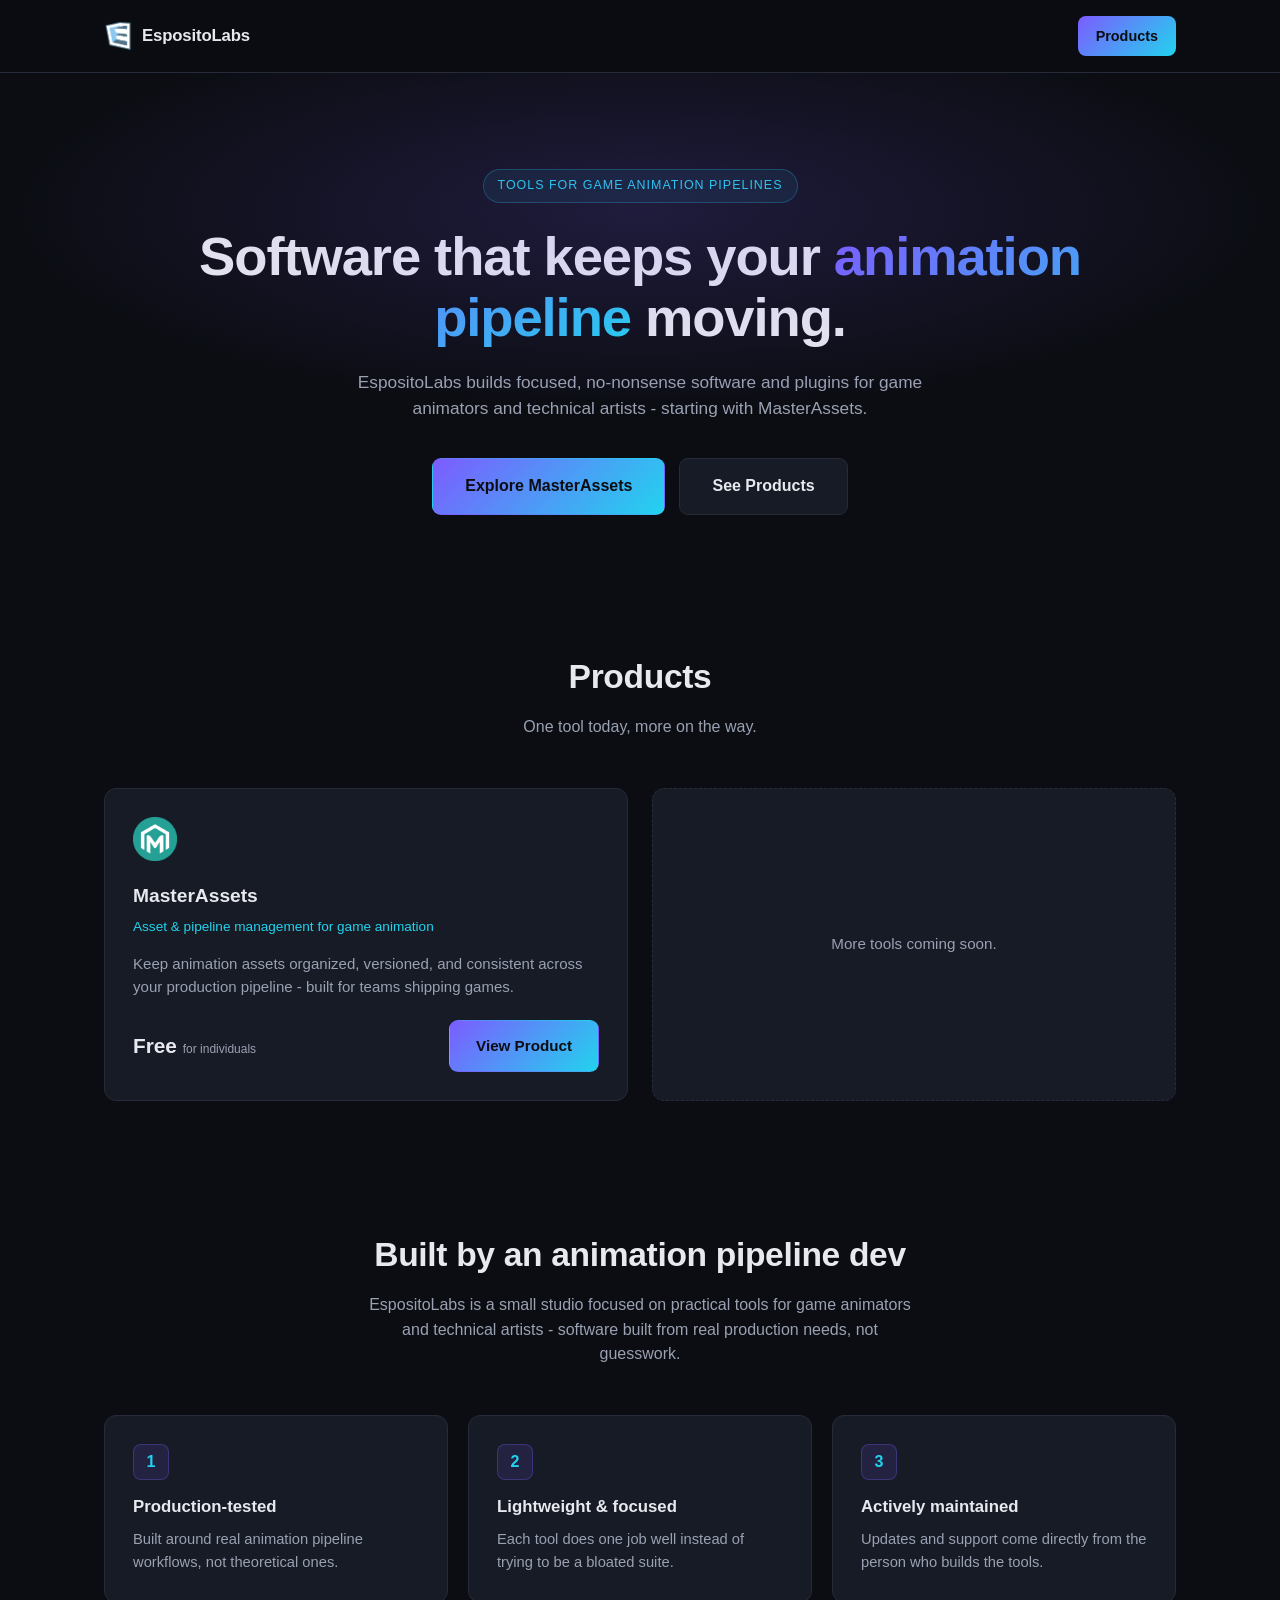
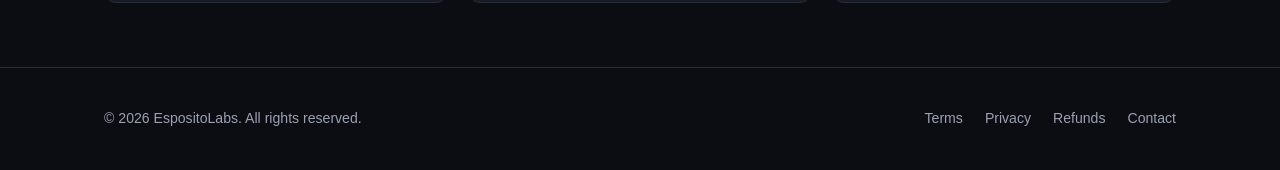
<file: index.html>
<!DOCTYPE html>
<html lang="en">
<head>
<meta charset="UTF-8">
<meta name="viewport" content="width=device-width, initial-scale=1.0">
<title>EspositoLabs</title>
<meta name="description" content="EspositoLabs builds software and plugins for game animation pipelines. MasterAssets is our first release.">
<link rel="icon" type="image/png" href="/assets/img/esposito-logo.png">
<link rel="stylesheet" href="/assets/css/style.css">
</head>
<body>

<header class="site-header">
  <nav class="nav container">
    <a href="/" class="brand">
      <span class="brand-mark"></span>
      EspositoLabs
    </a>
    <a href="/#products" class="nav-cta">Products</a>
  </nav>
</header>

<section class="hero">
  <div class="container">
    <span class="eyebrow">Tools for Game Animation Pipelines</span>
    <h1>Software that keeps your <span>animation pipeline</span> moving.</h1>
    <p>EspositoLabs builds focused, no-nonsense software and plugins for game animators and technical artists - starting with MasterAssets.</p>
    <div class="hero-actions">
      <a href="/products/masterassets/" class="btn btn-primary btn-lg">Explore MasterAssets</a>
      <a href="#products" class="btn btn-secondary btn-lg">See Products</a>
    </div>
  </div>
</section>

<section id="products">
  <div class="container">
    <div class="section-head">
      <h2>Products</h2>
      <p>One tool today, more on the way.</p>
    </div>
    <div class="product-grid">
      <div class="card product-card">
        <img class="product-icon" src="/assets/img/masterassets-logo.png" alt="MasterAssets logo">
        <h3>MasterAssets</h3>
        <p class="tagline">Asset & pipeline management for game animation</p>
        <p class="desc">Keep animation assets organized, versioned, and consistent across your production pipeline - built for teams shipping games.</p>
        <div class="price-row">
          <span class="price">Free <small>for individuals</small></span>
          <a href="/products/masterassets/" class="btn btn-primary">View Product</a>
        </div>
      </div>
      <div class="card coming-soon-card">
        More tools coming soon.
      </div>
    </div>
  </div>
</section>

<section id="about">
  <div class="container">
    <div class="section-head">
      <h2>Built by an animation pipeline dev</h2>
      <p>EspositoLabs is a small studio focused on practical tools for game animators and technical artists - software built from real production needs, not guesswork.</p>
    </div>
    <div class="feature-grid">
      <div class="card">
        <div class="feature-icon">1</div>
        <h3>Production-tested</h3>
        <p>Built around real animation pipeline workflows, not theoretical ones.</p>
      </div>
      <div class="card">
        <div class="feature-icon">2</div>
        <h3>Lightweight & focused</h3>
        <p>Each tool does one job well instead of trying to be a bloated suite.</p>
      </div>
      <div class="card">
        <div class="feature-icon">3</div>
        <h3>Actively maintained</h3>
        <p>Updates and support come directly from the person who builds the tools.</p>
      </div>
    </div>
  </div>
</section>

<footer class="site-footer">
  <div class="container footer-grid">
    <span>&copy; <span id="year"></span> EspositoLabs. All rights reserved.</span>
    <div class="footer-links">
      <a href="/legal/terms/">Terms</a>
      <a href="/legal/privacy/">Privacy</a>
      <a href="/legal/refund-policy/">Refunds</a>
      <a href="/contact/">Contact</a>
    </div>
  </div>
</footer>

<script src="/assets/js/main.js"></script>
<script>document.getElementById("year").textContent = new Date().getFullYear();</script>
</body>
</html>
</file>
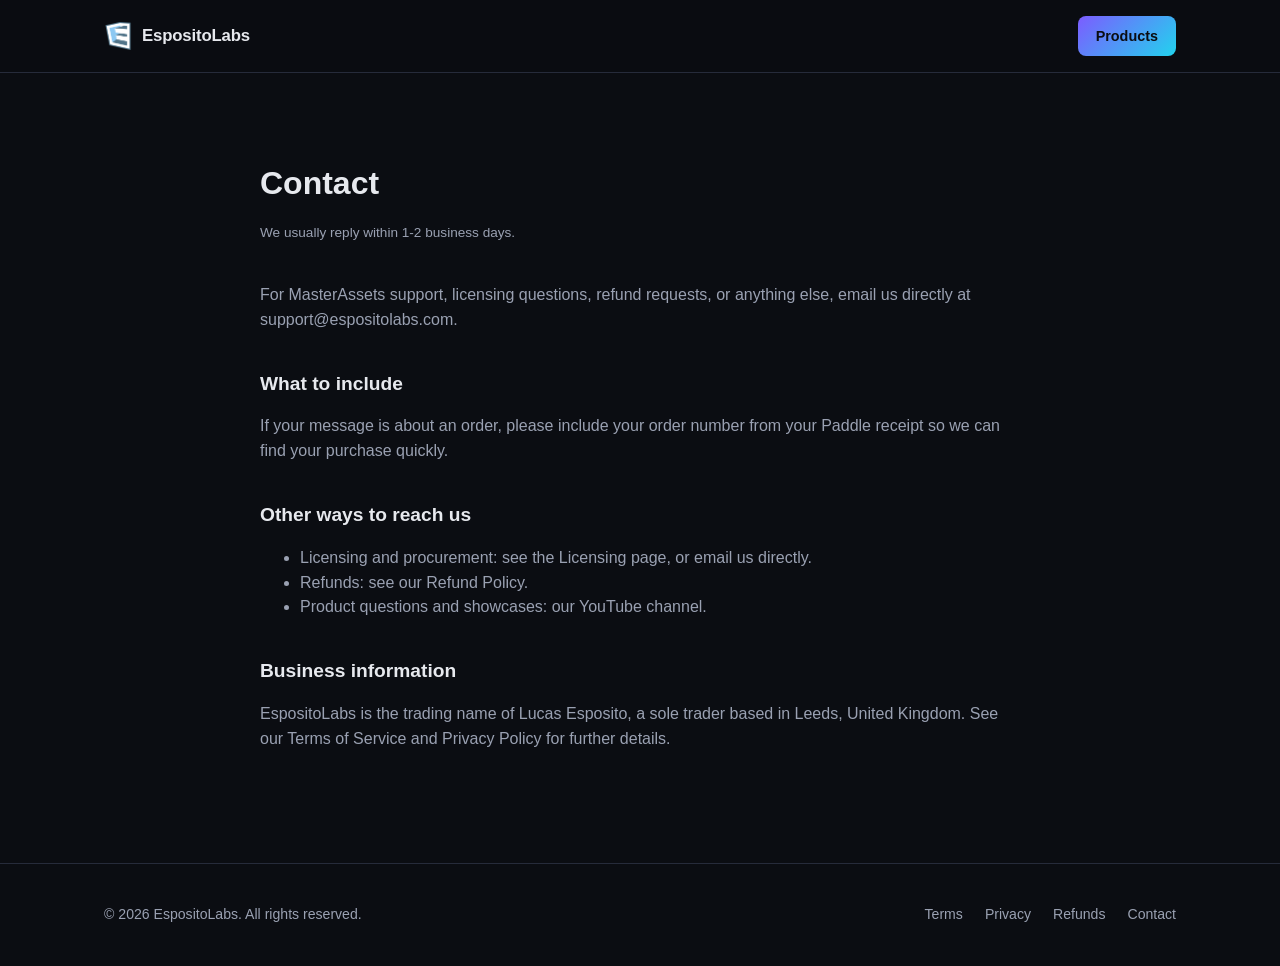
<file: contact/index.html>
<!DOCTYPE html>
<html lang="en">
<head>
<meta charset="UTF-8">
<meta name="viewport" content="width=device-width, initial-scale=1.0">
<title>Contact - EspositoLabs</title>
<meta name="description" content="Get in touch with EspositoLabs for support, licensing questions, or general enquiries.">
<link rel="icon" type="image/png" href="/assets/img/esposito-logo.png">
<link rel="stylesheet" href="/assets/css/style.css">
</head>
<body>

<header class="site-header">
  <nav class="nav container">
    <a href="/" class="brand">
      <span class="brand-mark"></span>
      EspositoLabs
    </a>
    <a href="/#products" class="nav-cta">Products</a>
  </nav>
</header>

<main class="container">
  <div class="doc">
    <h1>Contact</h1>
    <p class="updated">We usually reply within 1-2 business days.</p>

    <p>For MasterAssets support, licensing questions, refund requests, or anything else, email us directly at
    <a href="mailto:support@espositolabs.com">support@espositolabs.com</a>.</p>

    <h2>What to include</h2>
    <p>If your message is about an order, please include your order number from your Paddle receipt so we
    can find your purchase quickly.</p>

    <h2>Other ways to reach us</h2>
    <ul>
      <li>Licensing and procurement: see the <a href="/products/masterassets/licensing/">Licensing page</a>, or
      email us directly.</li>
      <li>Refunds: see our <a href="/legal/refund-policy/">Refund Policy</a>.</li>
      <li>Product questions and showcases: our
      <a href="https://www.youtube.com/@espositolabs" target="_blank" rel="noopener">YouTube channel</a>.</li>
    </ul>

    <h2>Business information</h2>
    <p>EspositoLabs is the trading name of Lucas Esposito, a sole trader based in Leeds, United Kingdom. See our
    <a href="/legal/terms/">Terms of Service</a> and <a href="/legal/privacy/">Privacy Policy</a> for
    further details.</p>
  </div>
</main>

<footer class="site-footer">
  <div class="container footer-grid">
    <span>&copy; <span id="year"></span> EspositoLabs. All rights reserved.</span>
    <div class="footer-links">
      <a href="/legal/terms/">Terms</a>
      <a href="/legal/privacy/">Privacy</a>
      <a href="/legal/refund-policy/">Refunds</a>
      <a href="/contact/">Contact</a>
    </div>
  </div>
</footer>

<script src="/assets/js/main.js"></script>
<script>document.getElementById("year").textContent = new Date().getFullYear();</script>
</body>
</html>
</file>
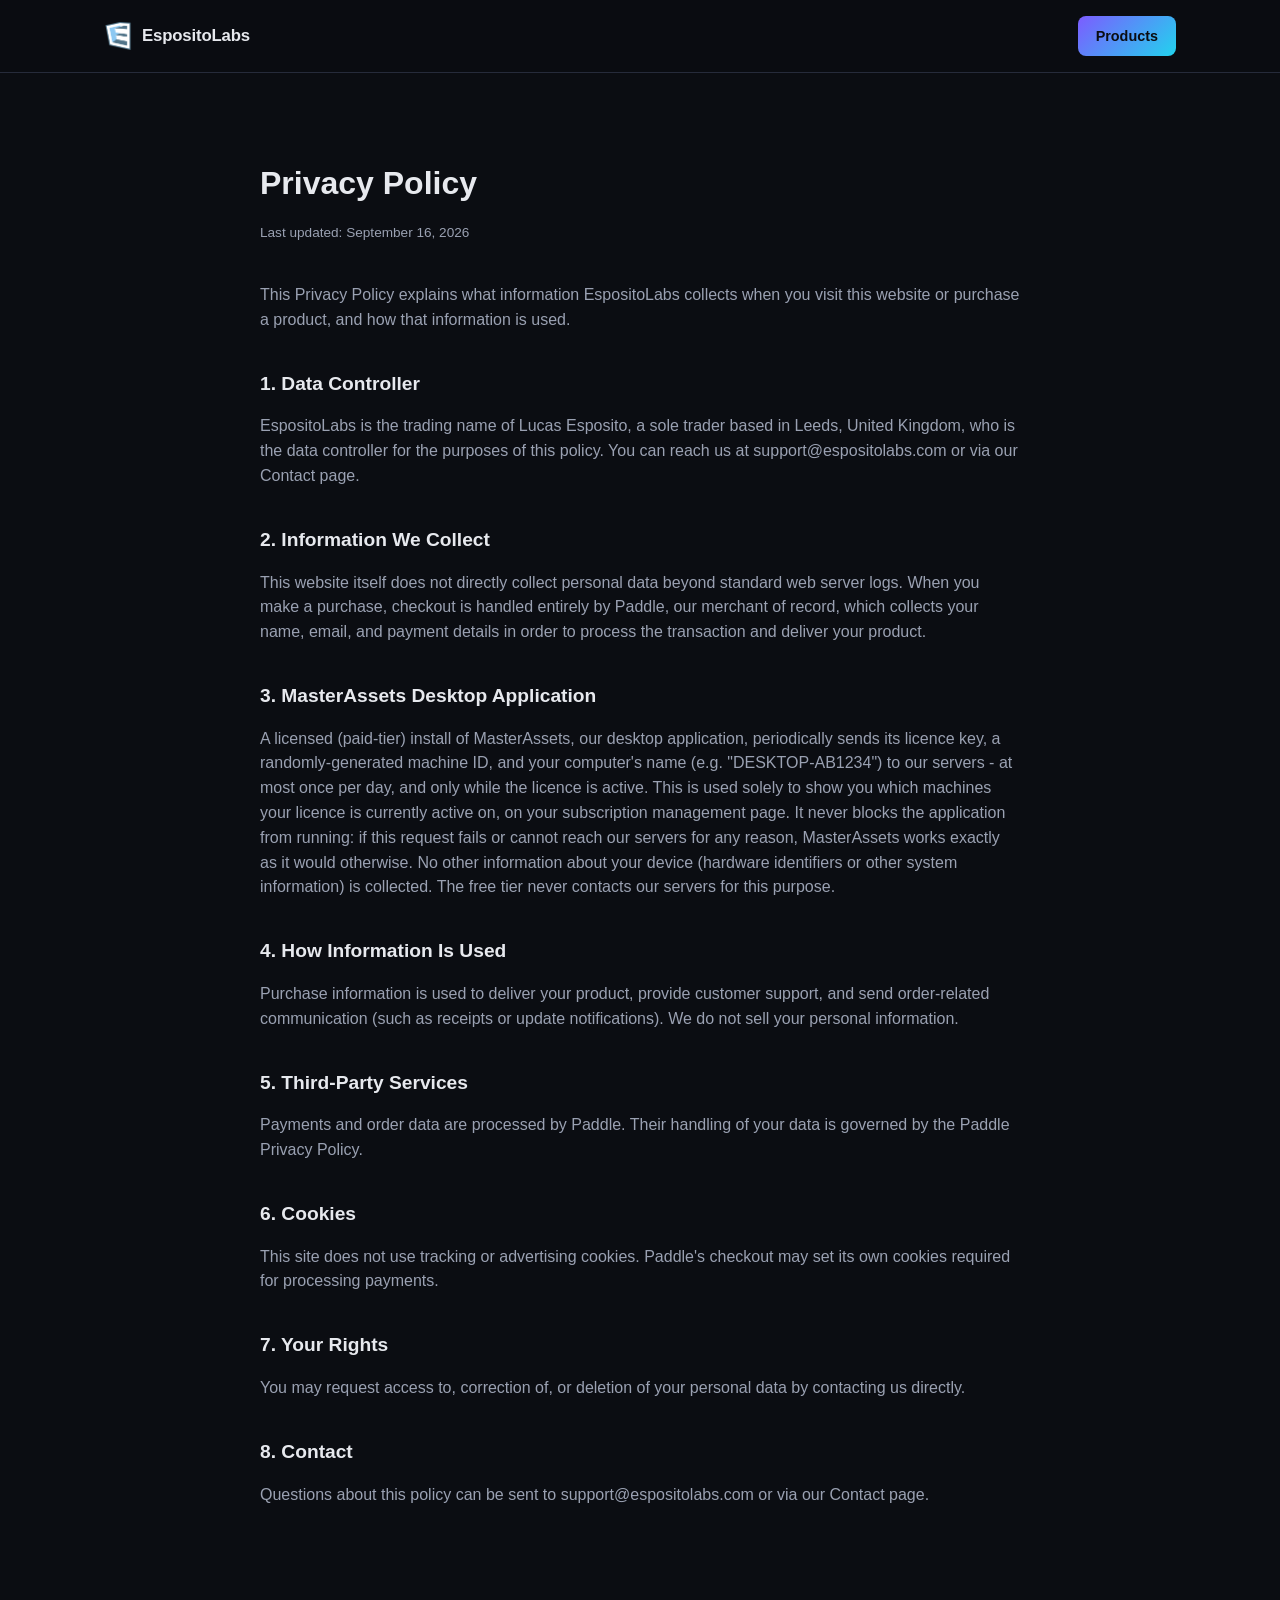
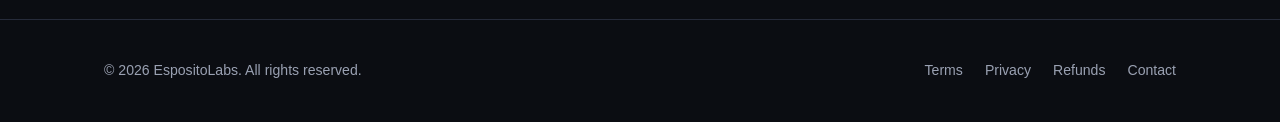
<file: legal/privacy/index.html>
<!DOCTYPE html>
<html lang="en">
<head>
<meta charset="UTF-8">
<meta name="viewport" content="width=device-width, initial-scale=1.0">
<title>Privacy Policy - EspositoLabs</title>
<link rel="icon" type="image/png" href="/assets/img/esposito-logo.png">
<link rel="stylesheet" href="/assets/css/style.css">
</head>
<body>

<header class="site-header">
  <nav class="nav container">
    <a href="/" class="brand">
      <span class="brand-mark"></span>
      EspositoLabs
    </a>
    <a href="/#products" class="nav-cta">Products</a>
  </nav>
</header>

<main class="container">
  <div class="doc">
    <h1>Privacy Policy</h1>
    <p class="updated">Last updated: September 16, 2026</p>

    <p>This Privacy Policy explains what information EspositoLabs collects when you visit this website or purchase
    a product, and how that information is used.</p>

    <h2>1. Data Controller</h2>
    <p>EspositoLabs is the trading name of Lucas Esposito, a sole trader based in Leeds, United Kingdom, who is the
    data controller for the purposes of this policy. You can reach us at
    <a href="mailto:support@espositolabs.com">support@espositolabs.com</a> or via our
    <a href="/contact/">Contact page</a>.</p>

    <h2>2. Information We Collect</h2>
    <p>This website itself does not directly collect personal data beyond standard web server logs. When you make a
    purchase, checkout is handled entirely by Paddle, our merchant of record, which collects your name,
    email, and payment details in order to process the transaction and deliver your product.</p>

    <h2>3. MasterAssets Desktop Application</h2>
    <p>A licensed (paid-tier) install of MasterAssets, our desktop application, periodically sends its licence key,
    a randomly-generated machine ID, and your computer's name (e.g. "DESKTOP-AB1234") to our servers - at most once
    per day, and only while the licence is active. This is used solely to show you which machines your licence is
    currently active on, on your subscription management page. It never blocks the application from running: if
    this request fails or cannot reach our servers for any reason, MasterAssets works exactly as it would
    otherwise. No other information about your device (hardware identifiers or other system information) is
    collected. The free tier never contacts our servers for this purpose.</p>

    <h2>4. How Information Is Used</h2>
    <p>Purchase information is used to deliver your product, provide customer support, and send order-related
    communication (such as receipts or update notifications). We do not sell your personal information.</p>

    <h2>5. Third-Party Services</h2>
    <p>Payments and order data are processed by Paddle. Their handling of your data is governed by the
    <a href="https://www.paddle.com/legal/privacy" target="_blank" rel="noopener">Paddle Privacy Policy</a>.</p>

    <h2>6. Cookies</h2>
    <p>This site does not use tracking or advertising cookies. Paddle's checkout may set its own cookies
    required for processing payments.</p>

    <h2>7. Your Rights</h2>
    <p>You may request access to, correction of, or deletion of your personal data by contacting us directly.</p>

    <h2>8. Contact</h2>
    <p>Questions about this policy can be sent to <a href="mailto:support@espositolabs.com">support@espositolabs.com</a>
    or via our <a href="/contact/">Contact page</a>.</p>
  </div>
</main>

<footer class="site-footer">
  <div class="container footer-grid">
    <span>&copy; <span id="year"></span> EspositoLabs. All rights reserved.</span>
    <div class="footer-links">
      <a href="/legal/terms/">Terms</a>
      <a href="/legal/privacy/">Privacy</a>
      <a href="/legal/refund-policy/">Refunds</a>
      <a href="/contact/">Contact</a>
    </div>
  </div>
</footer>

<script src="/assets/js/main.js"></script>
<script>document.getElementById("year").textContent = new Date().getFullYear();</script>
</body>
</html>
</file>
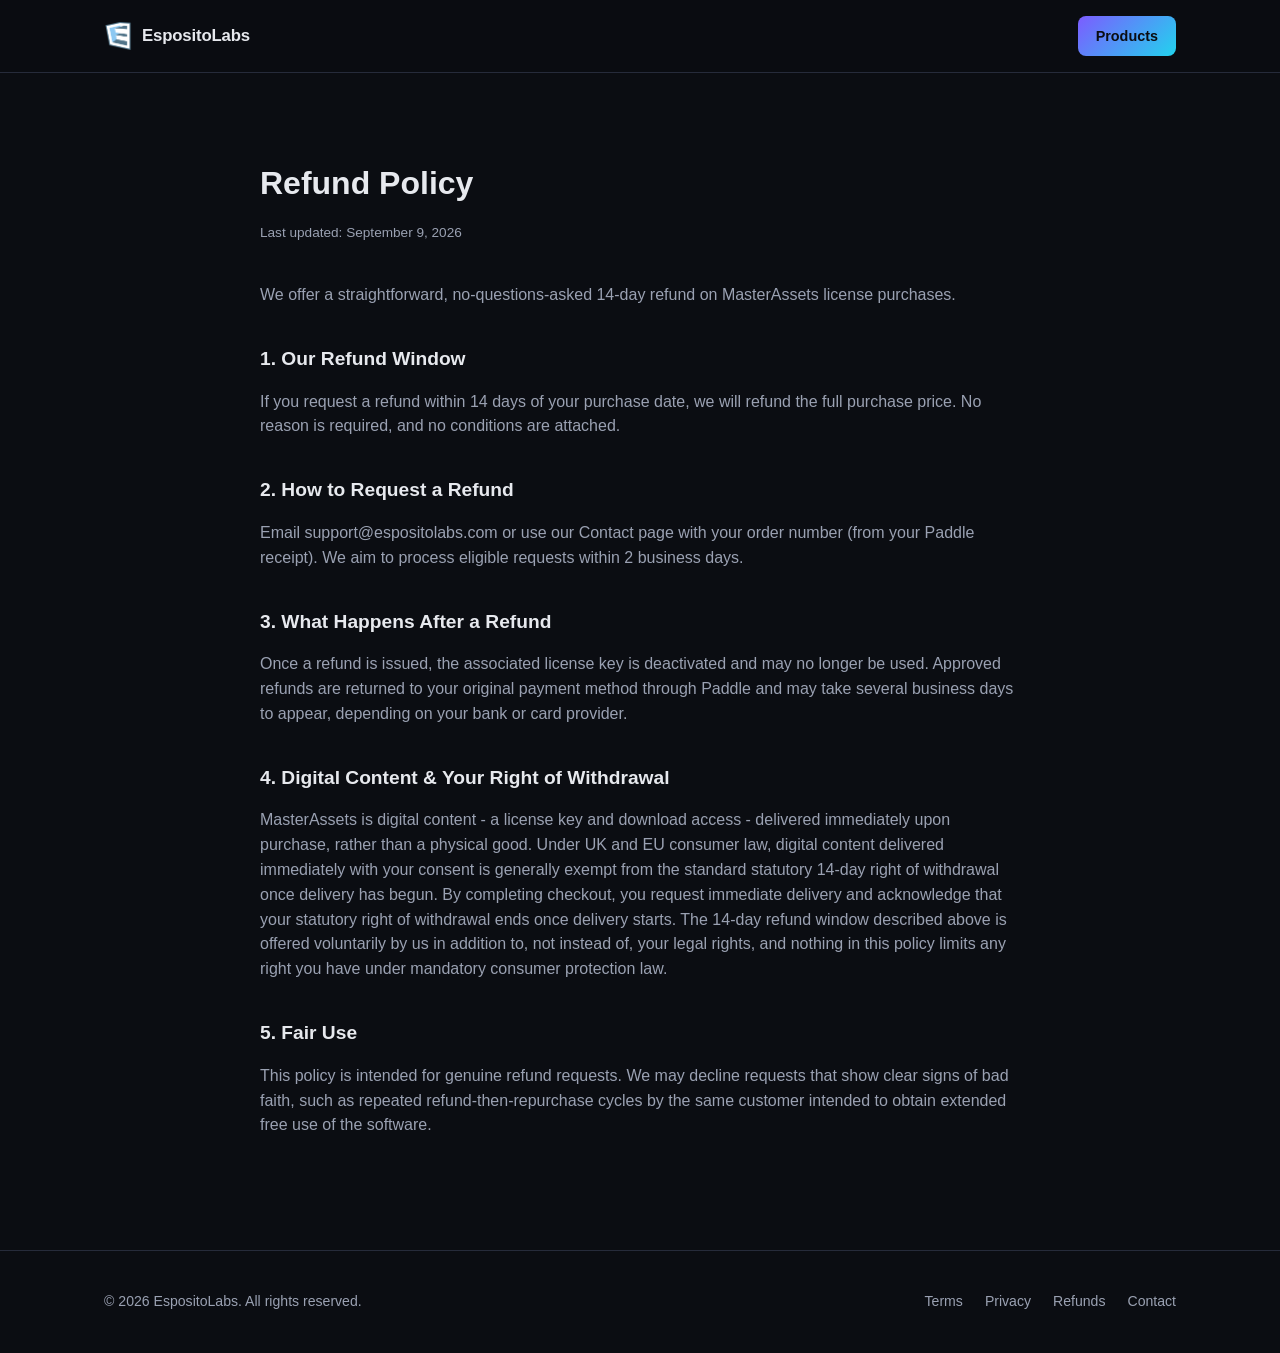
<file: legal/refund-policy/index.html>
<!DOCTYPE html>
<html lang="en">
<head>
<meta charset="UTF-8">
<meta name="viewport" content="width=device-width, initial-scale=1.0">
<title>Refund Policy - EspositoLabs</title>
<link rel="icon" type="image/png" href="/assets/img/esposito-logo.png">
<link rel="stylesheet" href="/assets/css/style.css">
</head>
<body>

<header class="site-header">
  <nav class="nav container">
    <a href="/" class="brand">
      <span class="brand-mark"></span>
      EspositoLabs
    </a>
    <a href="/#products" class="nav-cta">Products</a>
  </nav>
</header>

<main class="container">
  <div class="doc">
    <h1>Refund Policy</h1>
    <p class="updated">Last updated: September 9, 2026</p>

    <p>We offer a straightforward, no-questions-asked 14-day refund on MasterAssets license purchases.</p>

    <h2>1. Our Refund Window</h2>
    <p>If you request a refund within 14 days of your purchase date, we will refund the full purchase price. No
    reason is required, and no conditions are attached.</p>

    <h2>2. How to Request a Refund</h2>
    <p>Email <a href="mailto:support@espositolabs.com">support@espositolabs.com</a> or use our
    <a href="/contact/">Contact page</a> with your order number (from your Paddle receipt). We aim to
    process eligible requests within 2 business days.</p>

    <h2>3. What Happens After a Refund</h2>
    <p>Once a refund is issued, the associated license key is deactivated and may no longer be used. Approved
    refunds are returned to your original payment method through Paddle and may take several business days
    to appear, depending on your bank or card provider.</p>

    <h2>4. Digital Content &amp; Your Right of Withdrawal</h2>
    <p>MasterAssets is digital content - a license key and download access - delivered immediately upon purchase,
    rather than a physical good. Under UK and EU consumer law, digital content delivered immediately with your
    consent is generally exempt from the standard statutory 14-day right of withdrawal once delivery has begun.
    By completing checkout, you request immediate delivery and acknowledge that your statutory right of withdrawal
    ends once delivery starts. The 14-day refund window described above is offered voluntarily by us in addition
    to, not instead of, your legal rights, and nothing in this policy limits any right you have under mandatory
    consumer protection law.</p>

    <h2>5. Fair Use</h2>
    <p>This policy is intended for genuine refund requests. We may decline requests that show clear signs of bad
    faith, such as repeated refund-then-repurchase cycles by the same customer intended to obtain extended free
    use of the software.</p>
  </div>
</main>

<footer class="site-footer">
  <div class="container footer-grid">
    <span>&copy; <span id="year"></span> EspositoLabs. All rights reserved.</span>
    <div class="footer-links">
      <a href="/legal/terms/">Terms</a>
      <a href="/legal/privacy/">Privacy</a>
      <a href="/legal/refund-policy/">Refunds</a>
      <a href="/contact/">Contact</a>
    </div>
  </div>
</footer>

<script src="/assets/js/main.js"></script>
<script>document.getElementById("year").textContent = new Date().getFullYear();</script>
</body>
</html>
</file>
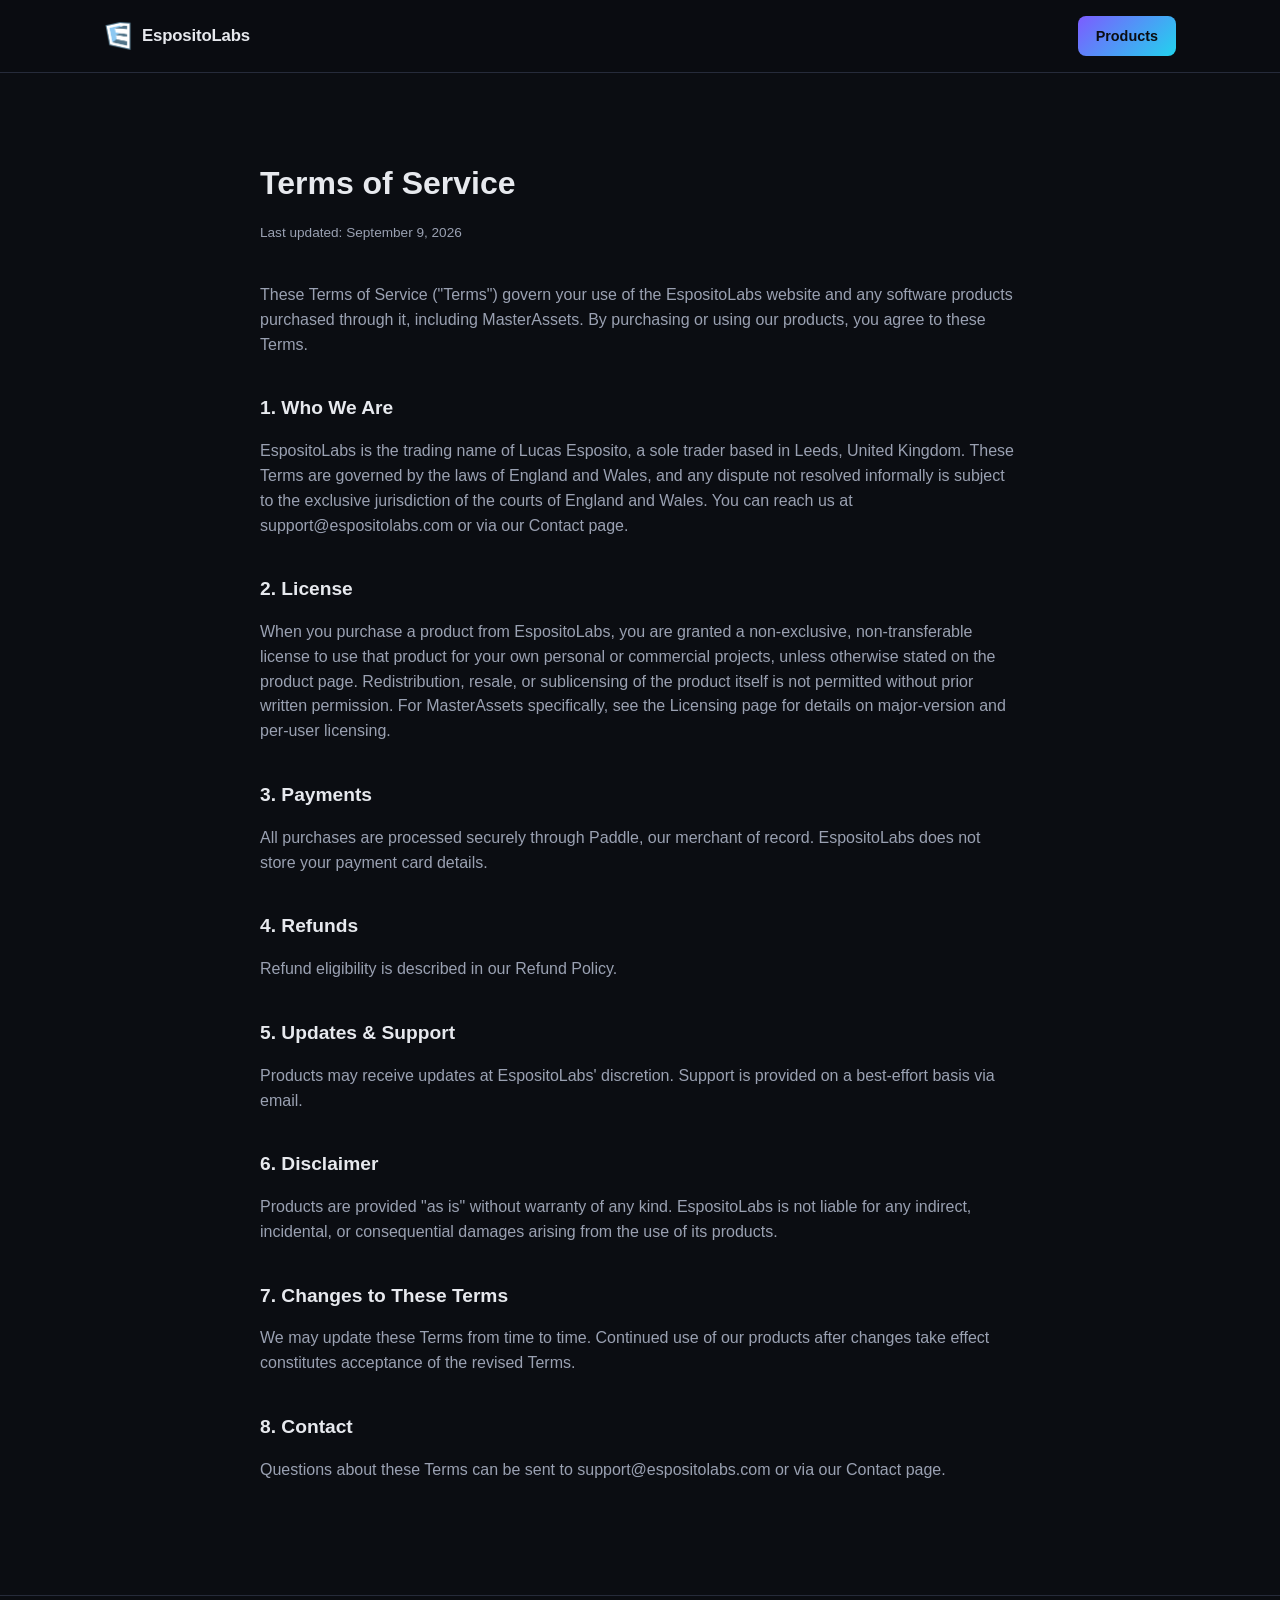
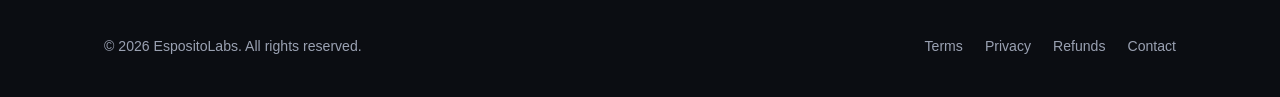
<file: legal/terms/index.html>
<!DOCTYPE html>
<html lang="en">
<head>
<meta charset="UTF-8">
<meta name="viewport" content="width=device-width, initial-scale=1.0">
<title>Terms of Service - EspositoLabs</title>
<link rel="icon" type="image/png" href="/assets/img/esposito-logo.png">
<link rel="stylesheet" href="/assets/css/style.css">
</head>
<body>

<header class="site-header">
  <nav class="nav container">
    <a href="/" class="brand">
      <span class="brand-mark"></span>
      EspositoLabs
    </a>
    <a href="/#products" class="nav-cta">Products</a>
  </nav>
</header>

<main class="container">
  <div class="doc">
    <h1>Terms of Service</h1>
    <p class="updated">Last updated: September 9, 2026</p>

    <p>These Terms of Service ("Terms") govern your use of the EspositoLabs website and any software products
    purchased through it, including MasterAssets. By purchasing or using our products, you agree to these Terms.</p>

    <h2>1. Who We Are</h2>
    <p>EspositoLabs is the trading name of Lucas Esposito, a sole trader based in Leeds, United Kingdom. These
    Terms are governed by the laws of England and Wales, and any dispute not resolved informally is subject to
    the exclusive jurisdiction of the courts of England and Wales. You can reach us at
    <a href="mailto:support@espositolabs.com">support@espositolabs.com</a> or via our
    <a href="/contact/">Contact page</a>.</p>

    <h2>2. License</h2>
    <p>When you purchase a product from EspositoLabs, you are granted a non-exclusive, non-transferable license to
    use that product for your own personal or commercial projects, unless otherwise stated on the product page.
    Redistribution, resale, or sublicensing of the product itself is not permitted without prior written
    permission. For MasterAssets specifically, see the
    <a href="/products/masterassets/licensing/">Licensing page</a> for details on major-version and per-user
    licensing.</p>

    <h2>3. Payments</h2>
    <p>All purchases are processed securely through Paddle, our merchant of record. EspositoLabs does not
    store your payment card details.</p>

    <h2>4. Refunds</h2>
    <p>Refund eligibility is described in our <a href="/legal/refund-policy/">Refund Policy</a>.</p>

    <h2>5. Updates & Support</h2>
    <p>Products may receive updates at EspositoLabs' discretion. Support is provided on a best-effort basis via
    email.</p>

    <h2>6. Disclaimer</h2>
    <p>Products are provided "as is" without warranty of any kind. EspositoLabs is not liable for any indirect,
    incidental, or consequential damages arising from the use of its products.</p>

    <h2>7. Changes to These Terms</h2>
    <p>We may update these Terms from time to time. Continued use of our products after changes take effect
    constitutes acceptance of the revised Terms.</p>

    <h2>8. Contact</h2>
    <p>Questions about these Terms can be sent to <a href="mailto:support@espositolabs.com">support@espositolabs.com</a>
    or via our <a href="/contact/">Contact page</a>.</p>
  </div>
</main>

<footer class="site-footer">
  <div class="container footer-grid">
    <span>&copy; <span id="year"></span> EspositoLabs. All rights reserved.</span>
    <div class="footer-links">
      <a href="/legal/terms/">Terms</a>
      <a href="/legal/privacy/">Privacy</a>
      <a href="/legal/refund-policy/">Refunds</a>
      <a href="/contact/">Contact</a>
    </div>
  </div>
</footer>

<script src="/assets/js/main.js"></script>
<script>document.getElementById("year").textContent = new Date().getFullYear();</script>
</body>
</html>
</file>
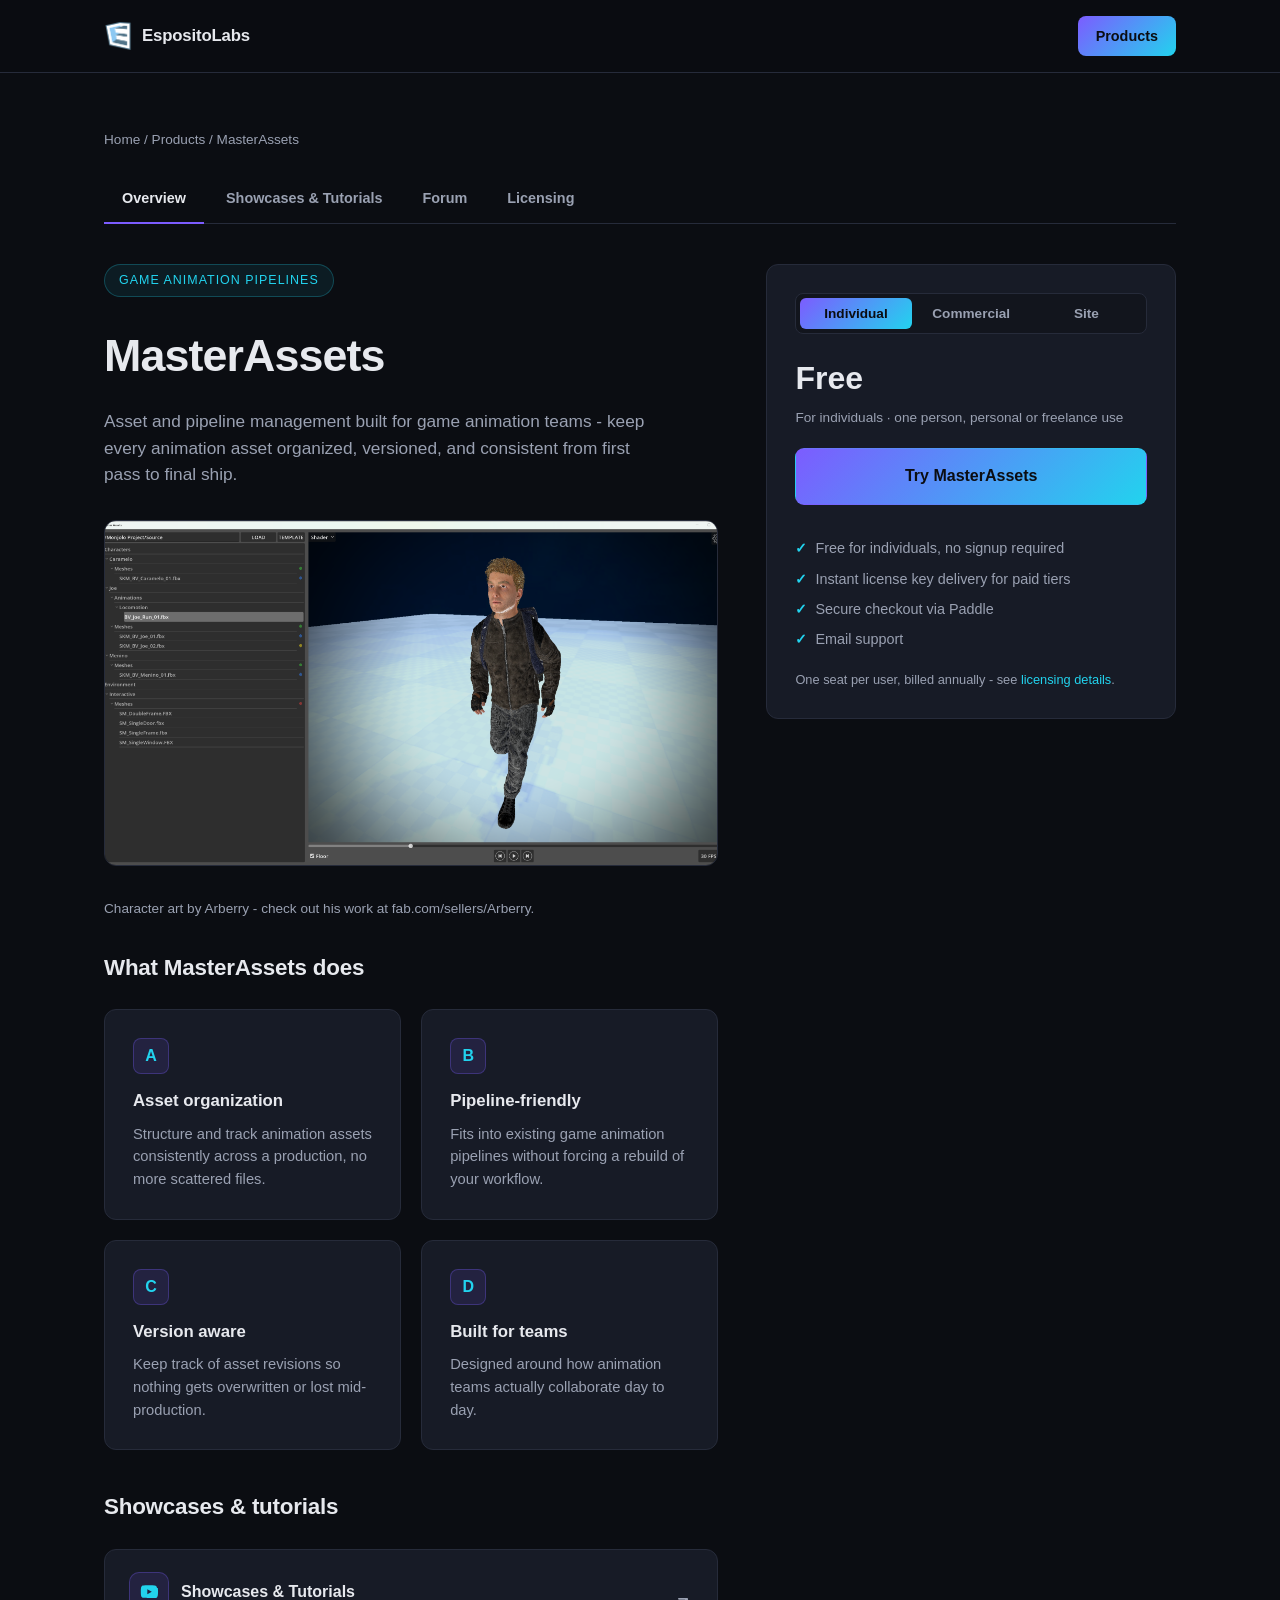
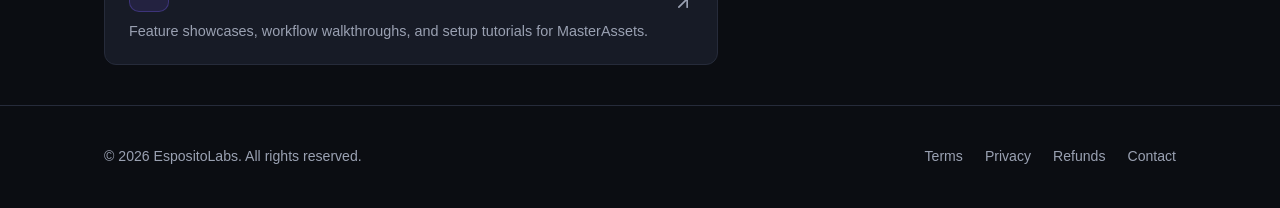
<file: products/masterassets/index.html>
<!DOCTYPE html>
<html lang="en">
<head>
<meta charset="UTF-8">
<meta name="viewport" content="width=device-width, initial-scale=1.0">
<title>MasterAssets - EspositoLabs</title>
<meta name="description" content="MasterAssets is an asset and pipeline management tool for game animation teams, by EspositoLabs.">
<link rel="icon" type="image/png" href="/assets/img/esposito-logo.png">
<link rel="stylesheet" href="/assets/css/style.css">
</head>
<body>

<header class="site-header">
  <nav class="nav container">
    <a href="/" class="brand">
      <span class="brand-mark"></span>
      EspositoLabs
    </a>
    <a href="/#products" class="nav-cta">Products</a>
  </nav>
</header>

<section class="product-hero">
  <div class="container">
    <div class="breadcrumb"><a href="/">Home</a> / <a href="/#products">Products</a> / MasterAssets</div>

    <nav class="product-tabs">
      <a href="/products/masterassets/" class="active">Overview</a>
      <a href="/products/masterassets/tutorials/">Showcases &amp; Tutorials</a>
      <a href="/products/masterassets/forum/">Forum</a>
      <a href="/products/masterassets/licensing/">Licensing</a>
    </nav>

    <div class="product-hero-grid">
      <div>
        <span class="eyebrow">Game Animation Pipelines</span>
        <h1 style="font-size: clamp(2rem, 4vw, 2.8rem); margin: 0 0 16px; letter-spacing: -0.02em;">MasterAssets</h1>
        <p style="color: var(--text-dim); font-size: 1.08rem; margin-bottom: 32px; max-width: 560px;">
          Asset and pipeline management built for game animation teams - keep every animation asset organized,
          versioned, and consistent from first pass to final ship.
        </p>

        <div class="screenshot-placeholder">
          <img src="/assets/img/masterassets-preview.png" alt="MasterAssets product screenshot" loading="lazy">
        </div>
        <p style="color: var(--text-dim); font-size: 0.85rem; margin: 8px 0 32px;">
          Character art by Arberry - check out his work at
          <a href="https://www.fab.com/sellers/Arberry" target="_blank" rel="noopener">fab.com/sellers/Arberry</a>.
        </p>

        <div class="section-head" style="text-align: left; margin: 0 0 24px;">
          <h2 style="font-size: 1.4rem;">What MasterAssets does</h2>
        </div>
        <div class="feature-grid" style="margin-bottom: 16px;">
          <div class="card">
            <div class="feature-icon">A</div>
            <h3>Asset organization</h3>
            <p>Structure and track animation assets consistently across a production, no more scattered files.</p>
          </div>
          <div class="card">
            <div class="feature-icon">B</div>
            <h3>Pipeline-friendly</h3>
            <p>Fits into existing game animation pipelines without forcing a rebuild of your workflow.</p>
          </div>
          <div class="card">
            <div class="feature-icon">C</div>
            <h3>Version aware</h3>
            <p>Keep track of asset revisions so nothing gets overwritten or lost mid-production.</p>
          </div>
          <div class="card">
            <div class="feature-icon">D</div>
            <h3>Built for teams</h3>
            <p>Designed around how animation teams actually collaborate day to day.</p>
          </div>
        </div>

        <div class="section-head" style="text-align: left; margin: 40px 0 24px;">
          <h2 style="font-size: 1.4rem;">Showcases &amp; tutorials</h2>
        </div>
        <a href="/products/masterassets/tutorials/" class="link-card">
          <span class="link-card-body">
            <span class="link-card-title">
              <span class="link-card-icon">
                <svg viewBox="0 0 24 24" fill="currentColor"><path d="M21.6 7.2s-.21-1.5-.86-2.16c-.82-.87-1.74-.87-2.16-.92C15.6 4 12 4 12 4h-.01s-3.6 0-6.58.12c-.42.05-1.34.05-2.16.92C2.6 5.7 2.4 7.2 2.4 7.2S2.18 8.97 2.18 10.73v1.63c0 1.77.22 3.53.22 3.53s.21 1.5.85 2.16c.82.88 1.9.85 2.38.94 1.72.17 7.37.22 7.37.22s3.6-.01 6.58-.13c.42-.06 1.34-.06 2.16-.93.64-.66.86-2.16.86-2.16s.22-1.76.22-3.53v-1.63c0-1.76-.22-3.53-.22-3.53ZM9.98 14.6V8.65l5.4 2.98-5.4 2.97Z"/></svg>
              </span>
              Showcases &amp; Tutorials
            </span>
            <p>Feature showcases, workflow walkthroughs, and setup tutorials for MasterAssets.</p>
          </span>
          <span class="link-card-arrow">
            <svg width="20" height="20" viewBox="0 0 24 24" fill="none" stroke="currentColor" stroke-width="2" stroke-linecap="round" stroke-linejoin="round"><path d="M7 17 17 7M7 7h10v10"/></svg>
          </span>
        </a>
      </div>

      <aside class="buy-box" id="buy">
        <div class="tier-toggle" role="tablist" aria-label="License tier">
          <button type="button" class="tier-btn active" data-tier="individual" aria-pressed="true">Individual</button>
          <button type="button" class="tier-btn" data-tier="commercial" aria-pressed="false">Commercial</button>
          <button type="button" class="tier-btn" data-tier="site" aria-pressed="false">Site</button>
        </div>

        <div class="price" id="tierPrice">Free</div>
        <div class="price-note" id="tierNote">For individuals &middot; one person, personal or freelance use</div>

        <a id="downloadBtn"
           href="https://github.com/lucasposito/MasterAssets-releases/releases"
           class="btn btn-primary btn-lg"
           style="width: 100%; margin-bottom: 12px;"
           target="_blank" rel="noopener">
          Try MasterAssets
        </a>

        <a id="tierPurchaseBtn"
           href="https://github.com/lucasposito/MasterAssets-releases/releases"
           class="btn btn-primary btn-lg"
           style="width: 100%;"
           target="_blank" rel="noopener" hidden>
          Download Free
        </a>

        <ul>
          <li>Free for individuals, no signup required</li>
          <li>Instant license key delivery for paid tiers</li>
          <li>Secure checkout via Paddle</li>
          <li>Email support</li>
        </ul>

        <p style="font-size: 0.8rem; color: var(--text-dim); margin: 0;">
          One seat per user, billed annually - see
          <a href="/products/masterassets/licensing/" style="color: var(--accent-2);">licensing details</a>.
        </p>
      </aside>
    </div>
  </div>
</section>

<footer class="site-footer">
  <div class="container footer-grid">
    <span>&copy; <span id="year"></span> EspositoLabs. All rights reserved.</span>
    <div class="footer-links">
      <a href="/legal/terms/">Terms</a>
      <a href="/legal/privacy/">Privacy</a>
      <a href="/legal/refund-policy/">Refunds</a>
      <a href="/contact/">Contact</a>
    </div>
  </div>
</footer>

<script src="/assets/js/main.js"></script>
<script>document.getElementById("year").textContent = new Date().getFullYear();</script>
<script>
(() => {
  const tiers = {
    individual: {
      price: "Free",
      note: "For individuals &middot; one person, personal or freelance use",
      showPurchase: false,
      downloadClass: "btn btn-primary btn-lg"
    },
    commercial: {
      price: "£180/seat/year",
      note: "Per-seat annual subscription &middot; for teams and studios",
      href: "https://pricing.espositolabs.com/",
      label: "Subscribe",
      showPurchase: true,
      downloadClass: "btn btn-secondary btn-lg"
    },
    site: {
      price: "From £2,400/year",
      note: "Site licence &middot; studio-wide access, scales with team size",
      href: "https://pricing.espositolabs.com/",
      label: "Subscribe",
      showPurchase: true,
      downloadClass: "btn btn-secondary btn-lg"
    }
  };

  const buttons = document.querySelectorAll(".tier-btn");
  const priceEl = document.getElementById("tierPrice");
  const noteEl = document.getElementById("tierNote");
  const purchaseBtn = document.getElementById("tierPurchaseBtn");
  const downloadBtn = document.getElementById("downloadBtn");

  buttons.forEach((btn) => {
    btn.addEventListener("click", () => {
      buttons.forEach((b) => {
        b.classList.remove("active");
        b.setAttribute("aria-pressed", "false");
      });
      btn.classList.add("active");
      btn.setAttribute("aria-pressed", "true");

      const tier = tiers[btn.dataset.tier];
      priceEl.textContent = tier.price;
      noteEl.innerHTML = tier.note;
      downloadBtn.className = tier.downloadClass;
      purchaseBtn.hidden = !tier.showPurchase;
      if (tier.showPurchase) {
        purchaseBtn.textContent = tier.label;
        purchaseBtn.href = tier.href;
        purchaseBtn.setAttribute("target", "_blank");
        purchaseBtn.setAttribute("rel", "noopener");
      }
    });
  });
})();
</script>
</body>
</html>
</file>
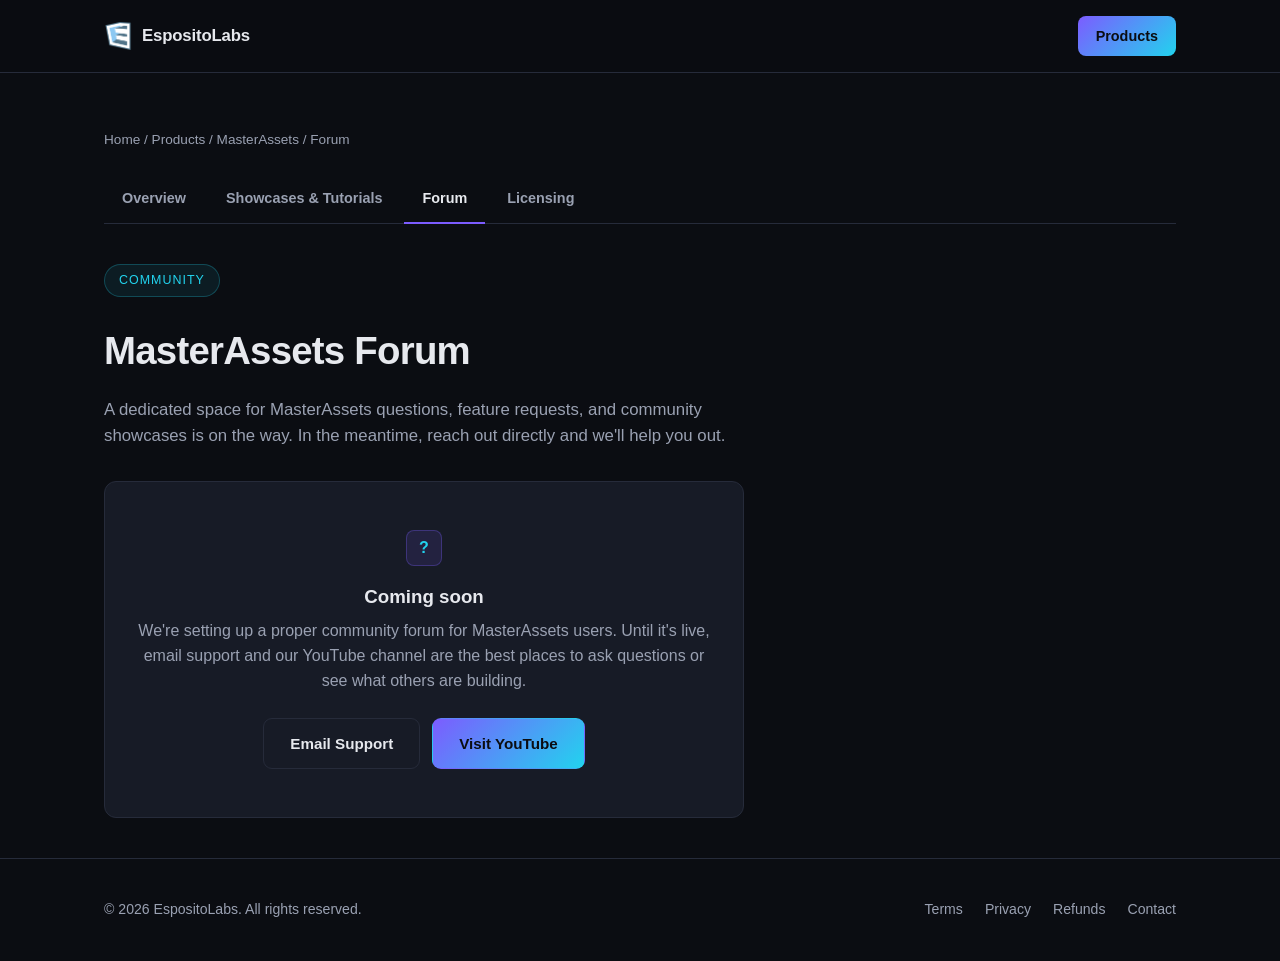
<file: products/masterassets/forum/index.html>
<!DOCTYPE html>
<html lang="en">
<head>
<meta charset="UTF-8">
<meta name="viewport" content="width=device-width, initial-scale=1.0">
<title>Forum - MasterAssets - EspositoLabs</title>
<meta name="description" content="MasterAssets community forum - coming soon.">
<link rel="icon" type="image/png" href="/assets/img/esposito-logo.png">
<link rel="stylesheet" href="/assets/css/style.css">
</head>
<body>

<header class="site-header">
  <nav class="nav container">
    <a href="/" class="brand">
      <span class="brand-mark"></span>
      EspositoLabs
    </a>
    <a href="/#products" class="nav-cta">Products</a>
  </nav>
</header>

<section class="product-hero">
  <div class="container">
    <div class="breadcrumb"><a href="/">Home</a> / <a href="/#products">Products</a> / <a href="/products/masterassets/">MasterAssets</a> / Forum</div>

    <nav class="product-tabs">
      <a href="/products/masterassets/">Overview</a>
      <a href="/products/masterassets/tutorials/">Showcases &amp; Tutorials</a>
      <a href="/products/masterassets/forum/" class="active">Forum</a>
      <a href="/products/masterassets/licensing/">Licensing</a>
    </nav>

    <div style="max-width: 640px;">
      <span class="eyebrow">Community</span>
      <h1 style="font-size: clamp(1.8rem, 4vw, 2.4rem); margin: 0 0 16px; letter-spacing: -0.02em;">MasterAssets Forum</h1>
      <p style="color: var(--text-dim); font-size: 1.05rem; margin-bottom: 32px;">
        A dedicated space for MasterAssets questions, feature requests, and community showcases is on the way.
        In the meantime, reach out directly and we'll help you out.
      </p>

      <div class="card" style="text-align: center; padding: 48px 28px;">
        <div class="feature-icon" style="margin: 0 auto 16px;">?</div>
        <h3 style="margin: 0 0 8px;">Coming soon</h3>
        <p style="color: var(--text-dim); margin: 0 0 24px;">
          We're setting up a proper community forum for MasterAssets users. Until it's live, email support
          and our YouTube channel are the best places to ask questions or see what others are building.
        </p>
        <div style="display: flex; gap: 12px; justify-content: center; flex-wrap: wrap;">
          <a href="mailto:support@espositolabs.com" class="btn btn-secondary">Email Support</a>
          <a href="https://www.youtube.com/@espositolabs" target="_blank" rel="noopener" class="btn btn-primary">Visit YouTube</a>
        </div>
      </div>
    </div>
  </div>
</section>

<footer class="site-footer">
  <div class="container footer-grid">
    <span>&copy; <span id="year"></span> EspositoLabs. All rights reserved.</span>
    <div class="footer-links">
      <a href="/legal/terms/">Terms</a>
      <a href="/legal/privacy/">Privacy</a>
      <a href="/legal/refund-policy/">Refunds</a>
      <a href="/contact/">Contact</a>
    </div>
  </div>
</footer>

<script src="/assets/js/main.js"></script>
<script>document.getElementById("year").textContent = new Date().getFullYear();</script>
</body>
</html>
</file>
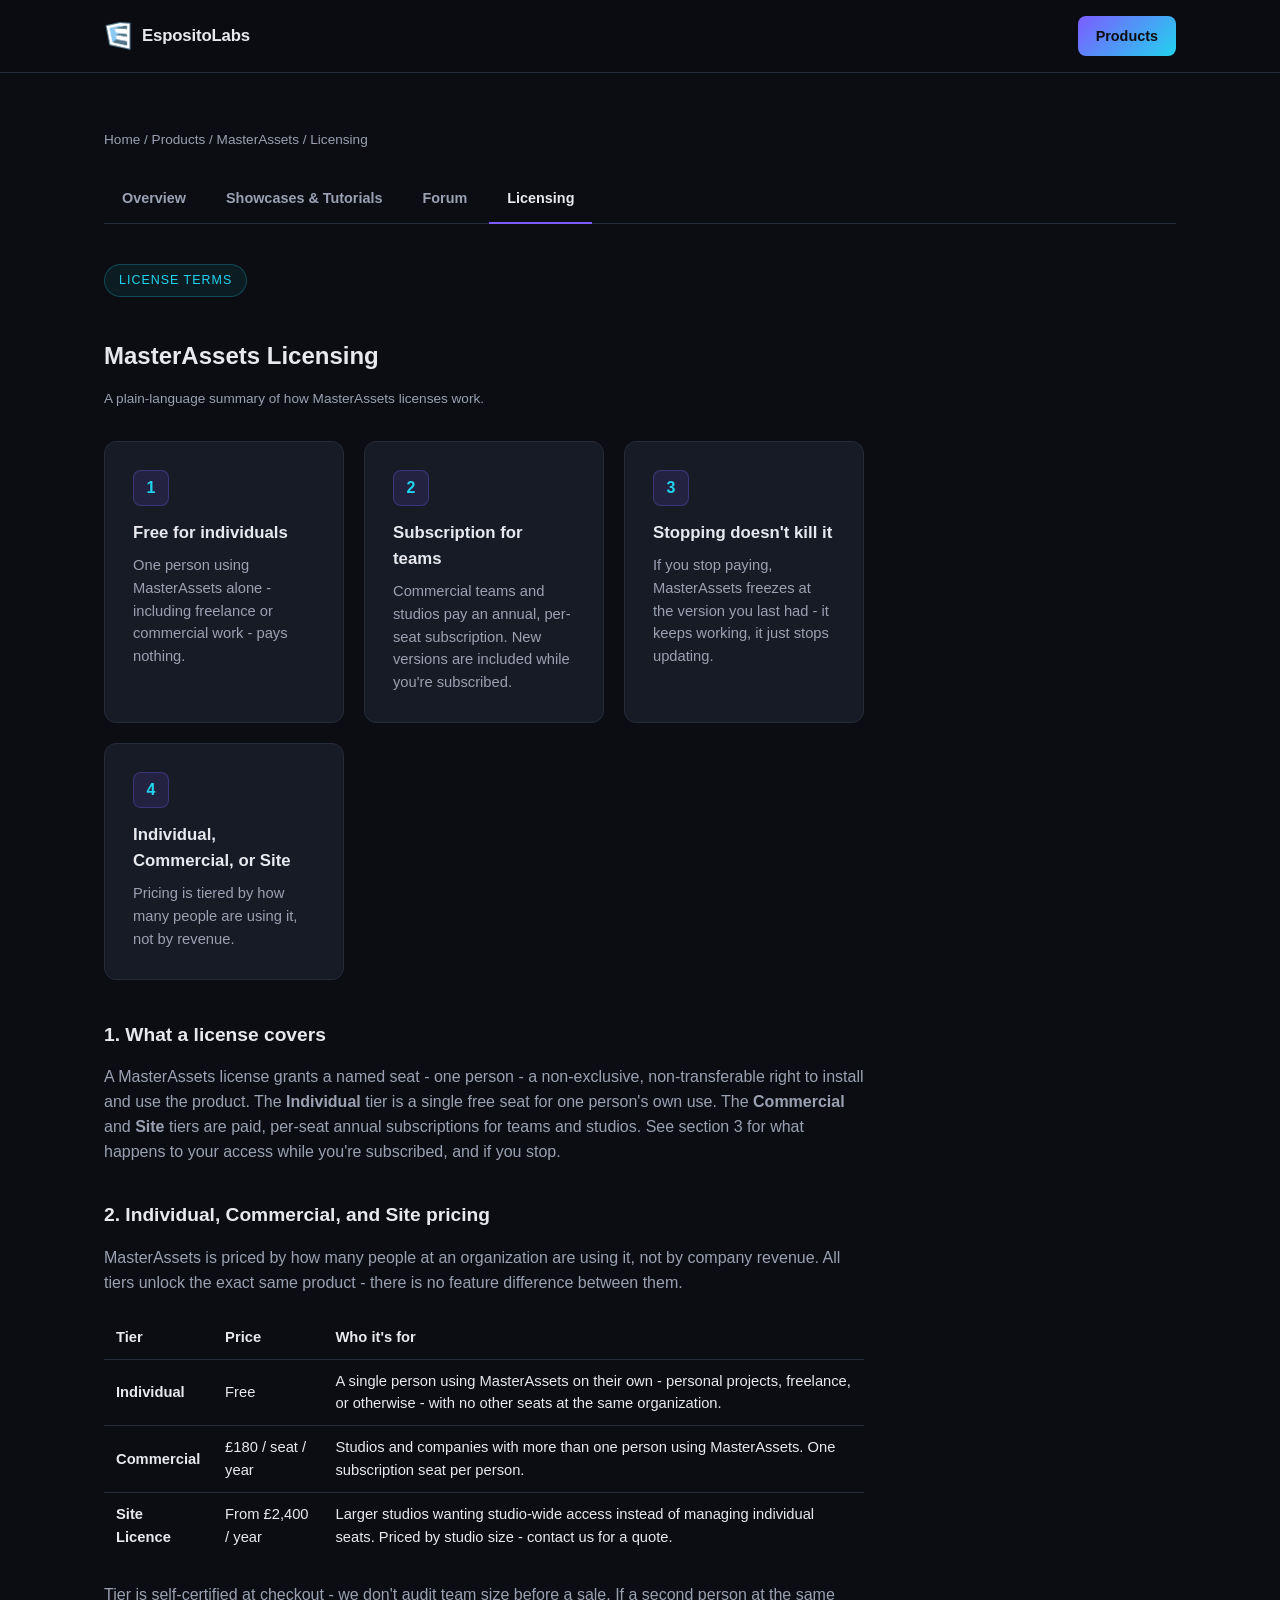
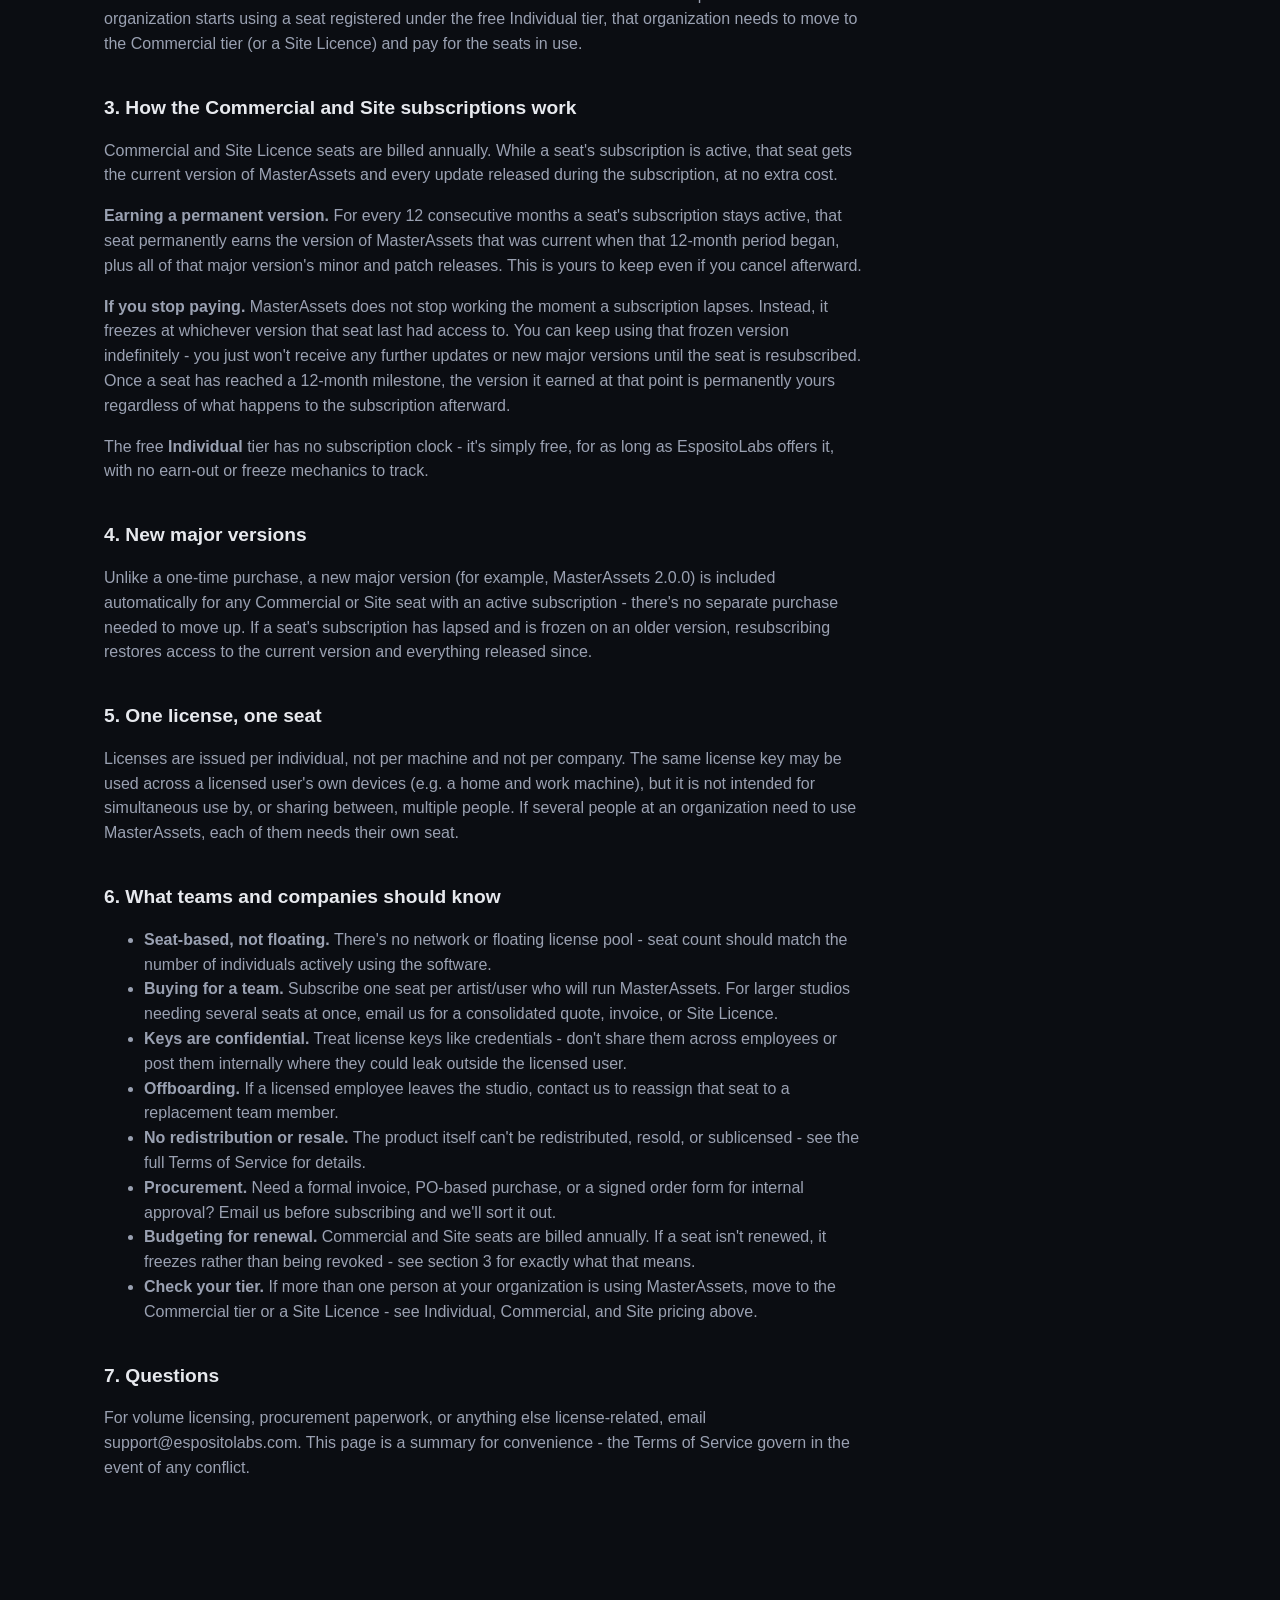
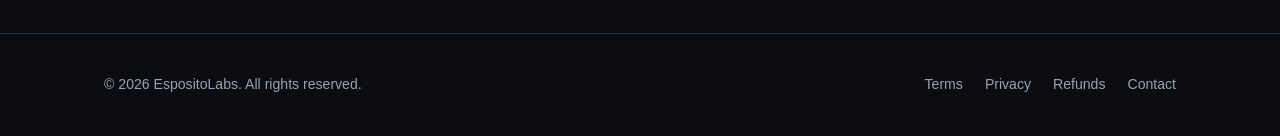
<file: products/masterassets/licensing/index.html>
<!DOCTYPE html>
<html lang="en">
<head>
<meta charset="UTF-8">
<meta name="viewport" content="width=device-width, initial-scale=1.0">
<title>Licensing - MasterAssets - EspositoLabs</title>
<meta name="description" content="How MasterAssets licensing works: free for individuals, per-seat subscriptions for commercial teams, site licences for studios, and what happens if you stop paying.">
<link rel="icon" type="image/png" href="/assets/img/esposito-logo.png">
<link rel="stylesheet" href="/assets/css/style.css">
</head>
<body>

<header class="site-header">
  <nav class="nav container">
    <a href="/" class="brand">
      <span class="brand-mark"></span>
      EspositoLabs
    </a>
    <a href="/#products" class="nav-cta">Products</a>
  </nav>
</header>

<section class="product-hero">
  <div class="container">
    <div class="breadcrumb"><a href="/">Home</a> / <a href="/#products">Products</a> / <a href="/products/masterassets/">MasterAssets</a> / Licensing</div>

    <nav class="product-tabs">
      <a href="/products/masterassets/">Overview</a>
      <a href="/products/masterassets/tutorials/">Showcases &amp; Tutorials</a>
      <a href="/products/masterassets/forum/">Forum</a>
      <a href="/products/masterassets/licensing/" class="active">Licensing</a>
    </nav>

    <div class="doc" style="padding-top: 0; margin: 0;">
      <span class="eyebrow">License Terms</span>
      <h1 style="margin: 16px 0 8px;">MasterAssets Licensing</h1>
      <p class="updated" style="margin-bottom: 32px;">A plain-language summary of how MasterAssets licenses work.</p>

      <div class="feature-grid" style="margin-bottom: 40px;">
        <div class="card">
          <div class="feature-icon">1</div>
          <h3>Free for individuals</h3>
          <p>One person using MasterAssets alone - including freelance or commercial work - pays nothing.</p>
        </div>
        <div class="card">
          <div class="feature-icon">2</div>
          <h3>Subscription for teams</h3>
          <p>Commercial teams and studios pay an annual, per-seat subscription. New versions are included while
          you're subscribed.</p>
        </div>
        <div class="card">
          <div class="feature-icon">3</div>
          <h3>Stopping doesn't kill it</h3>
          <p>If you stop paying, MasterAssets freezes at the version you last had - it keeps working, it just
          stops updating.</p>
        </div>
        <div class="card">
          <div class="feature-icon">4</div>
          <h3>Individual, Commercial, or Site</h3>
          <p>Pricing is tiered by how many people are using it, not by revenue.</p>
        </div>
      </div>

      <h2>1. What a license covers</h2>
      <p>A MasterAssets license grants a named seat - one person - a non-exclusive, non-transferable right to
      install and use the product. The <strong>Individual</strong> tier is a single free seat for one person's own
      use. The <strong>Commercial</strong> and <strong>Site</strong> tiers are paid, per-seat annual subscriptions
      for teams and studios. See <a href="#how-it-works">section 3</a> for what happens to your access while
      you're subscribed, and if you stop.</p>

      <h2 id="tiers">2. Individual, Commercial, and Site pricing</h2>
      <p>MasterAssets is priced by how many people at an organization are using it, not by company revenue. All
      tiers unlock the exact same product - there is no feature difference between them.</p>
      <table style="width: 100%; border-collapse: collapse; margin: 20px 0 24px; font-size: 0.92rem;">
        <thead>
          <tr style="border-bottom: 1px solid var(--border);">
            <th style="text-align: left; padding: 10px 12px; color: var(--text);">Tier</th>
            <th style="text-align: left; padding: 10px 12px; color: var(--text);">Price</th>
            <th style="text-align: left; padding: 10px 12px; color: var(--text);">Who it's for</th>
          </tr>
        </thead>
        <tbody>
          <tr style="border-bottom: 1px solid var(--border);">
            <td style="padding: 10px 12px; color: var(--text); font-weight: 600;">Individual</td>
            <td style="padding: 10px 12px;">Free</td>
            <td style="padding: 10px 12px;">A single person using MasterAssets on their own - personal projects,
            freelance, or otherwise - with no other seats at the same organization.</td>
          </tr>
          <tr style="border-bottom: 1px solid var(--border);">
            <td style="padding: 10px 12px; color: var(--text); font-weight: 600;">Commercial</td>
            <td style="padding: 10px 12px;">&pound;180 / seat / year</td>
            <td style="padding: 10px 12px;">Studios and companies with more than one person using MasterAssets.
            One subscription seat per person.</td>
          </tr>
          <tr>
            <td style="padding: 10px 12px; color: var(--text); font-weight: 600;">Site Licence</td>
            <td style="padding: 10px 12px;">From &pound;2,400 / year</td>
            <td style="padding: 10px 12px;">Larger studios wanting studio-wide access instead of managing
            individual seats. Priced by studio size - <a href="mailto:support@espositolabs.com?subject=MasterAssets%20Site%20Licence">contact us</a>
            for a quote.</td>
          </tr>
        </tbody>
      </table>
      <p>Tier is self-certified at checkout - we don't audit team size before a sale. If a second person at the
      same organization starts using a seat registered under the free Individual tier, that organization needs
      to move to the Commercial tier (or a Site Licence) and pay for the seats in use.</p>

      <h2 id="how-it-works">3. How the Commercial and Site subscriptions work</h2>
      <p>Commercial and Site Licence seats are billed annually. While a seat's subscription is active, that seat
      gets the current version of MasterAssets and every update released during the subscription, at no extra
      cost.</p>
      <p><strong>Earning a permanent version.</strong> For every 12 consecutive months a seat's subscription stays
      active, that seat permanently earns the version of MasterAssets that was current when that 12-month period
      began, plus all of that major version's minor and patch releases. This is yours to keep even if you cancel
      afterward.</p>
      <p><strong>If you stop paying.</strong> MasterAssets does not stop working the moment a subscription lapses.
      Instead, it freezes at whichever version that seat last had access to. You can keep using that frozen
      version indefinitely - you just won't receive any further updates or new major versions until the seat is
      resubscribed. Once a seat has reached a 12-month milestone, the version it earned at that point is
      permanently yours regardless of what happens to the subscription afterward.</p>
      <p>The free <strong>Individual</strong> tier has no subscription clock - it's simply free, for as long as
      EspositoLabs offers it, with no earn-out or freeze mechanics to track.</p>

      <h2>4. New major versions</h2>
      <p>Unlike a one-time purchase, a new major version (for example, MasterAssets 2.0.0) is included
      automatically for any Commercial or Site seat with an active subscription - there's no separate purchase
      needed to move up. If a seat's subscription has lapsed and is frozen on an older version, resubscribing
      restores access to the current version and everything released since.</p>

      <h2>5. One license, one seat</h2>
      <p>Licenses are issued per individual, not per machine and not per company. The same license key may be
      used across a licensed user's own devices (e.g. a home and work machine), but it is not intended for
      simultaneous use by, or sharing between, multiple people. If several people at an organization need to
      use MasterAssets, each of them needs their own seat.</p>

      <h2>6. What teams and companies should know</h2>
      <ul>
        <li><strong>Seat-based, not floating.</strong> There's no network or floating license pool - seat count
        should match the number of individuals actively using the software.</li>
        <li><strong>Buying for a team.</strong> Subscribe one seat per artist/user who will run MasterAssets.
        For larger studios needing several seats at once, email us for a consolidated quote, invoice, or Site
        Licence.</li>
        <li><strong>Keys are confidential.</strong> Treat license keys like credentials - don't share them across
        employees or post them internally where they could leak outside the licensed user.</li>
        <li><strong>Offboarding.</strong> If a licensed employee leaves the studio, contact us to reassign that
        seat to a replacement team member.</li>
        <li><strong>No redistribution or resale.</strong> The product itself can't be redistributed, resold, or
        sublicensed - see the full <a href="/legal/terms/">Terms of Service</a> for details.</li>
        <li><strong>Procurement.</strong> Need a formal invoice, PO-based purchase, or a signed order form for
        internal approval? Email us before subscribing and we'll sort it out.</li>
        <li><strong>Budgeting for renewal.</strong> Commercial and Site seats are billed annually. If a seat isn't
        renewed, it freezes rather than being revoked - see <a href="#how-it-works">section 3</a> for exactly
        what that means.</li>
        <li><strong>Check your tier.</strong> If more than one person at your organization is using MasterAssets,
        move to the Commercial tier or a Site Licence - see <a href="#tiers">Individual, Commercial, and Site
        pricing</a> above.</li>
      </ul>

      <h2>7. Questions</h2>
      <p>For volume licensing, procurement paperwork, or anything else license-related, email
      <a href="mailto:support@espositolabs.com">support@espositolabs.com</a>. This page is a summary
      for convenience - the <a href="/legal/terms/">Terms of Service</a> govern in the event of any conflict.</p>
    </div>
  </div>
</section>

<footer class="site-footer">
  <div class="container footer-grid">
    <span>&copy; <span id="year"></span> EspositoLabs. All rights reserved.</span>
    <div class="footer-links">
      <a href="/legal/terms/">Terms</a>
      <a href="/legal/privacy/">Privacy</a>
      <a href="/legal/refund-policy/">Refunds</a>
      <a href="/contact/">Contact</a>
    </div>
  </div>
</footer>

<script src="/assets/js/main.js"></script>
<script>document.getElementById("year").textContent = new Date().getFullYear();</script>
</body>
</html>
</file>
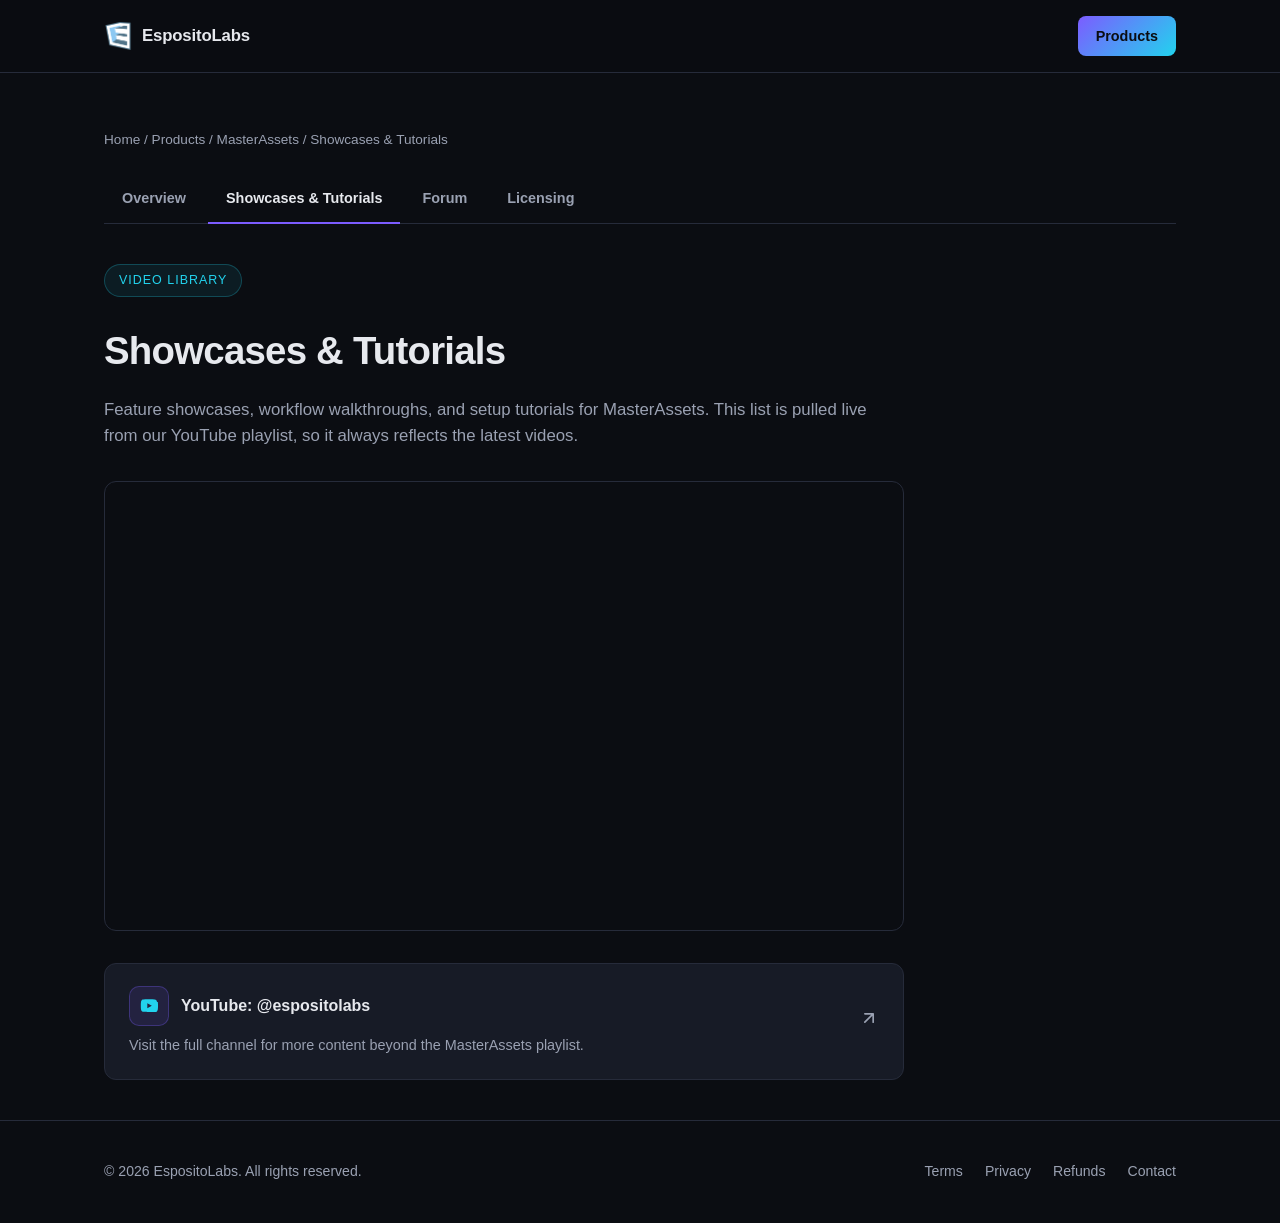
<file: products/masterassets/tutorials/index.html>
<!DOCTYPE html>
<html lang="en">
<head>
<meta charset="UTF-8">
<meta name="viewport" content="width=device-width, initial-scale=1.0">
<title>Showcases &amp; Tutorials - MasterAssets - EspositoLabs</title>
<meta name="description" content="Feature showcases, workflow walkthroughs, and setup tutorials for MasterAssets.">
<link rel="icon" type="image/png" href="/assets/img/esposito-logo.png">
<link rel="stylesheet" href="/assets/css/style.css">
</head>
<body>

<header class="site-header">
  <nav class="nav container">
    <a href="/" class="brand">
      <span class="brand-mark"></span>
      EspositoLabs
    </a>
    <a href="/#products" class="nav-cta">Products</a>
  </nav>
</header>

<section class="product-hero">
  <div class="container">
    <div class="breadcrumb"><a href="/">Home</a> / <a href="/#products">Products</a> / <a href="/products/masterassets/">MasterAssets</a> / Showcases &amp; Tutorials</div>

    <nav class="product-tabs">
      <a href="/products/masterassets/">Overview</a>
      <a href="/products/masterassets/tutorials/" class="active">Showcases &amp; Tutorials</a>
      <a href="/products/masterassets/forum/">Forum</a>
      <a href="/products/masterassets/licensing/">Licensing</a>
    </nav>

    <div style="max-width: 800px;">
      <span class="eyebrow">Video Library</span>
      <h1 style="font-size: clamp(1.8rem, 4vw, 2.4rem); margin: 0 0 16px; letter-spacing: -0.02em;">Showcases &amp; Tutorials</h1>
      <p style="color: var(--text-dim); font-size: 1.05rem; margin-bottom: 32px;">
        Feature showcases, workflow walkthroughs, and setup tutorials for MasterAssets. This list is pulled
        live from our YouTube playlist, so it always reflects the latest videos.
      </p>

      <div class="video-embed">
        <iframe
          src="https://www.youtube.com/embed/videoseries?list=PLcPt_FkYaLIo"
          title="MasterAssets Showcases & Tutorials"
          loading="lazy"
          allow="accelerometer; autoplay; clipboard-write; encrypted-media; gyroscope; picture-in-picture; web-share"
          referrerpolicy="strict-origin-when-cross-origin"
          allowfullscreen></iframe>
      </div>

      <a href="https://www.youtube.com/@espositolabs" target="_blank" rel="noopener" class="link-card">
        <span class="link-card-body">
          <span class="link-card-title">
            <span class="link-card-icon">
              <svg viewBox="0 0 24 24" fill="currentColor"><path d="M21.6 7.2s-.21-1.5-.86-2.16c-.82-.87-1.74-.87-2.16-.92C15.6 4 12 4 12 4h-.01s-3.6 0-6.58.12c-.42.05-1.34.05-2.16.92C2.6 5.7 2.4 7.2 2.4 7.2S2.18 8.97 2.18 10.73v1.63c0 1.77.22 3.53.22 3.53s.21 1.5.85 2.16c.82.88 1.9.85 2.38.94 1.72.17 7.37.22 7.37.22s3.6-.01 6.58-.13c.42-.06 1.34-.06 2.16-.93.64-.66.86-2.16.86-2.16s.22-1.76.22-3.53v-1.63c0-1.76-.22-3.53-.22-3.53ZM9.98 14.6V8.65l5.4 2.98-5.4 2.97Z"/></svg>
            </span>
            YouTube: @espositolabs
          </span>
          <p>Visit the full channel for more content beyond the MasterAssets playlist.</p>
        </span>
        <span class="link-card-arrow">
          <svg width="20" height="20" viewBox="0 0 24 24" fill="none" stroke="currentColor" stroke-width="2" stroke-linecap="round" stroke-linejoin="round"><path d="M7 17 17 7M7 7h10v10"/></svg>
        </span>
      </a>
    </div>
  </div>
</section>

<footer class="site-footer">
  <div class="container footer-grid">
    <span>&copy; <span id="year"></span> EspositoLabs. All rights reserved.</span>
    <div class="footer-links">
      <a href="/legal/terms/">Terms</a>
      <a href="/legal/privacy/">Privacy</a>
      <a href="/legal/refund-policy/">Refunds</a>
      <a href="/contact/">Contact</a>
    </div>
  </div>
</footer>

<script src="/assets/js/main.js"></script>
<script>document.getElementById("year").textContent = new Date().getFullYear();</script>
</body>
</html>
</file>
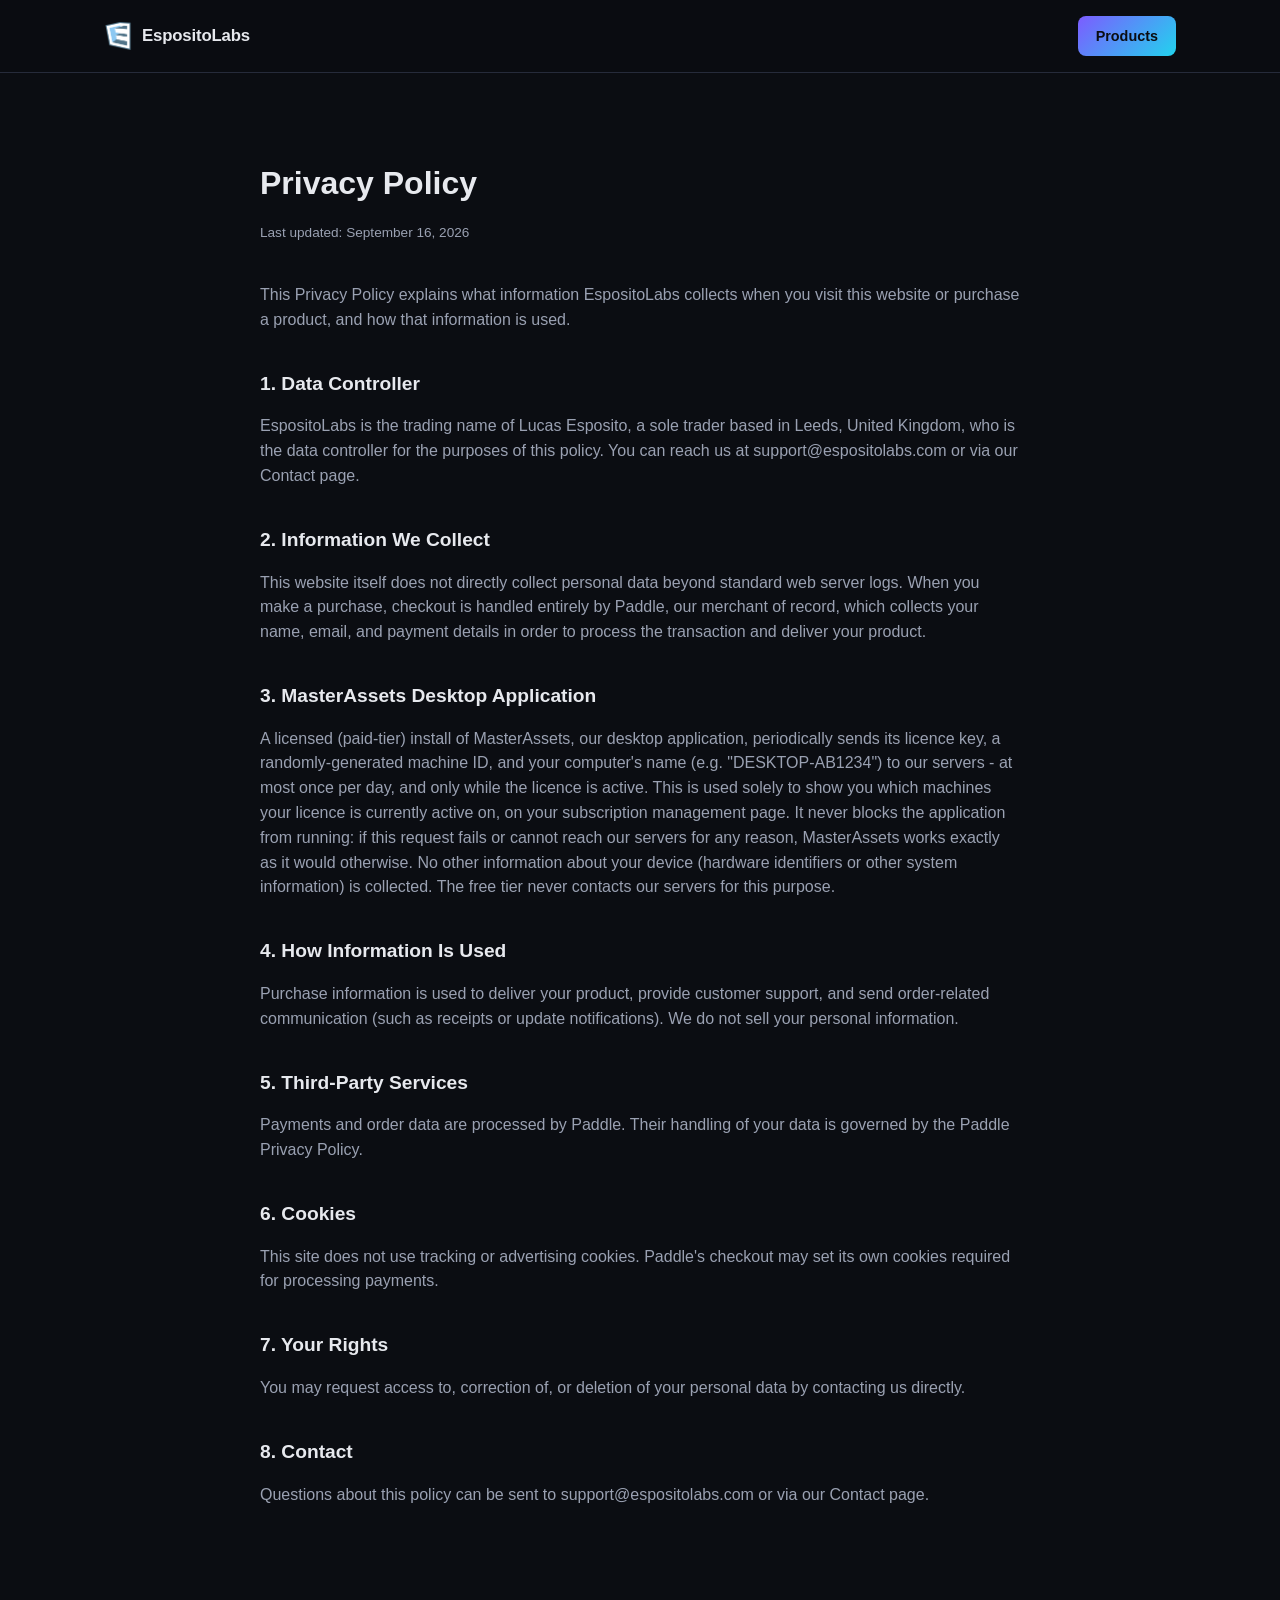
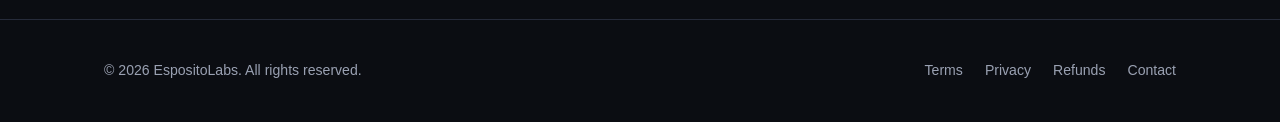
<file: legal/privacy.html>
<!DOCTYPE html>
<html lang="en">
<head>
<meta charset="UTF-8">
<meta http-equiv="refresh" content="0; url=/legal/privacy/">
<link rel="canonical" href="/legal/privacy/">
<title>Privacy Policy - EspositoLabs</title>
</head>
<body>
<p>This page has moved to <a href="/legal/privacy/">/legal/privacy/</a>.</p>
</body>
</html>
</file>
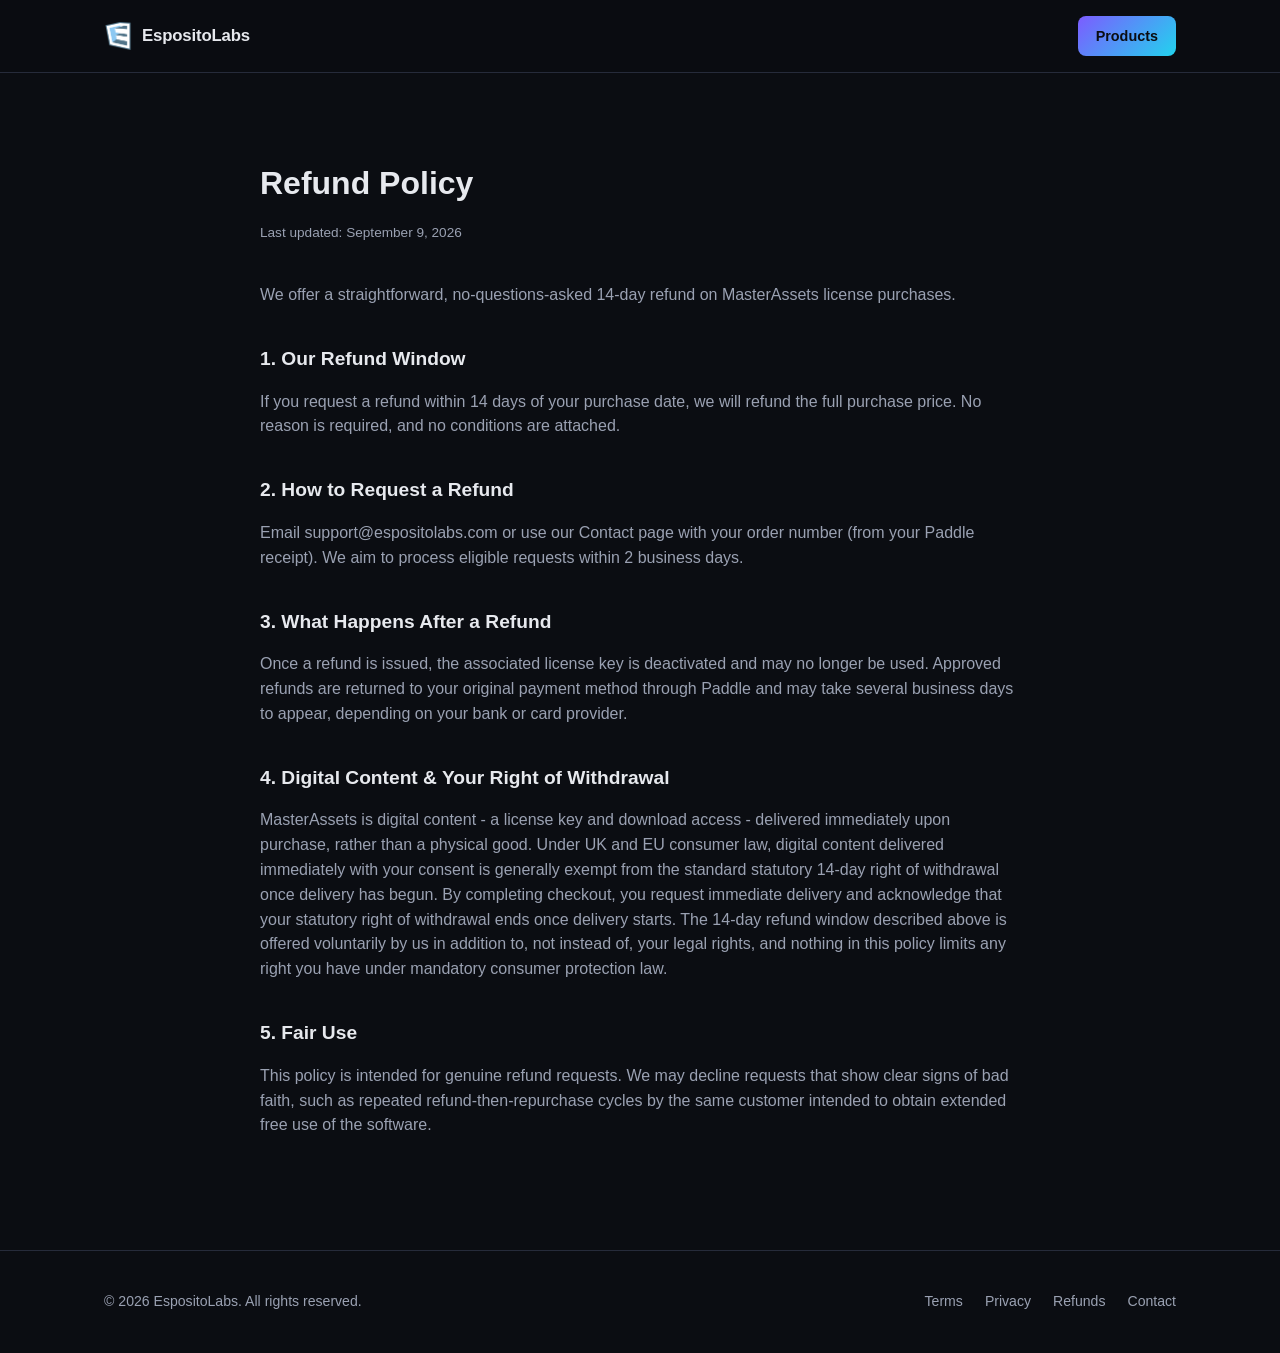
<file: legal/refund-policy.html>
<!DOCTYPE html>
<html lang="en">
<head>
<meta charset="UTF-8">
<meta http-equiv="refresh" content="0; url=/legal/refund-policy/">
<link rel="canonical" href="/legal/refund-policy/">
<title>Refund Policy - EspositoLabs</title>
</head>
<body>
<p>This page has moved to <a href="/legal/refund-policy/">/legal/refund-policy/</a>.</p>
</body>
</html>
</file>
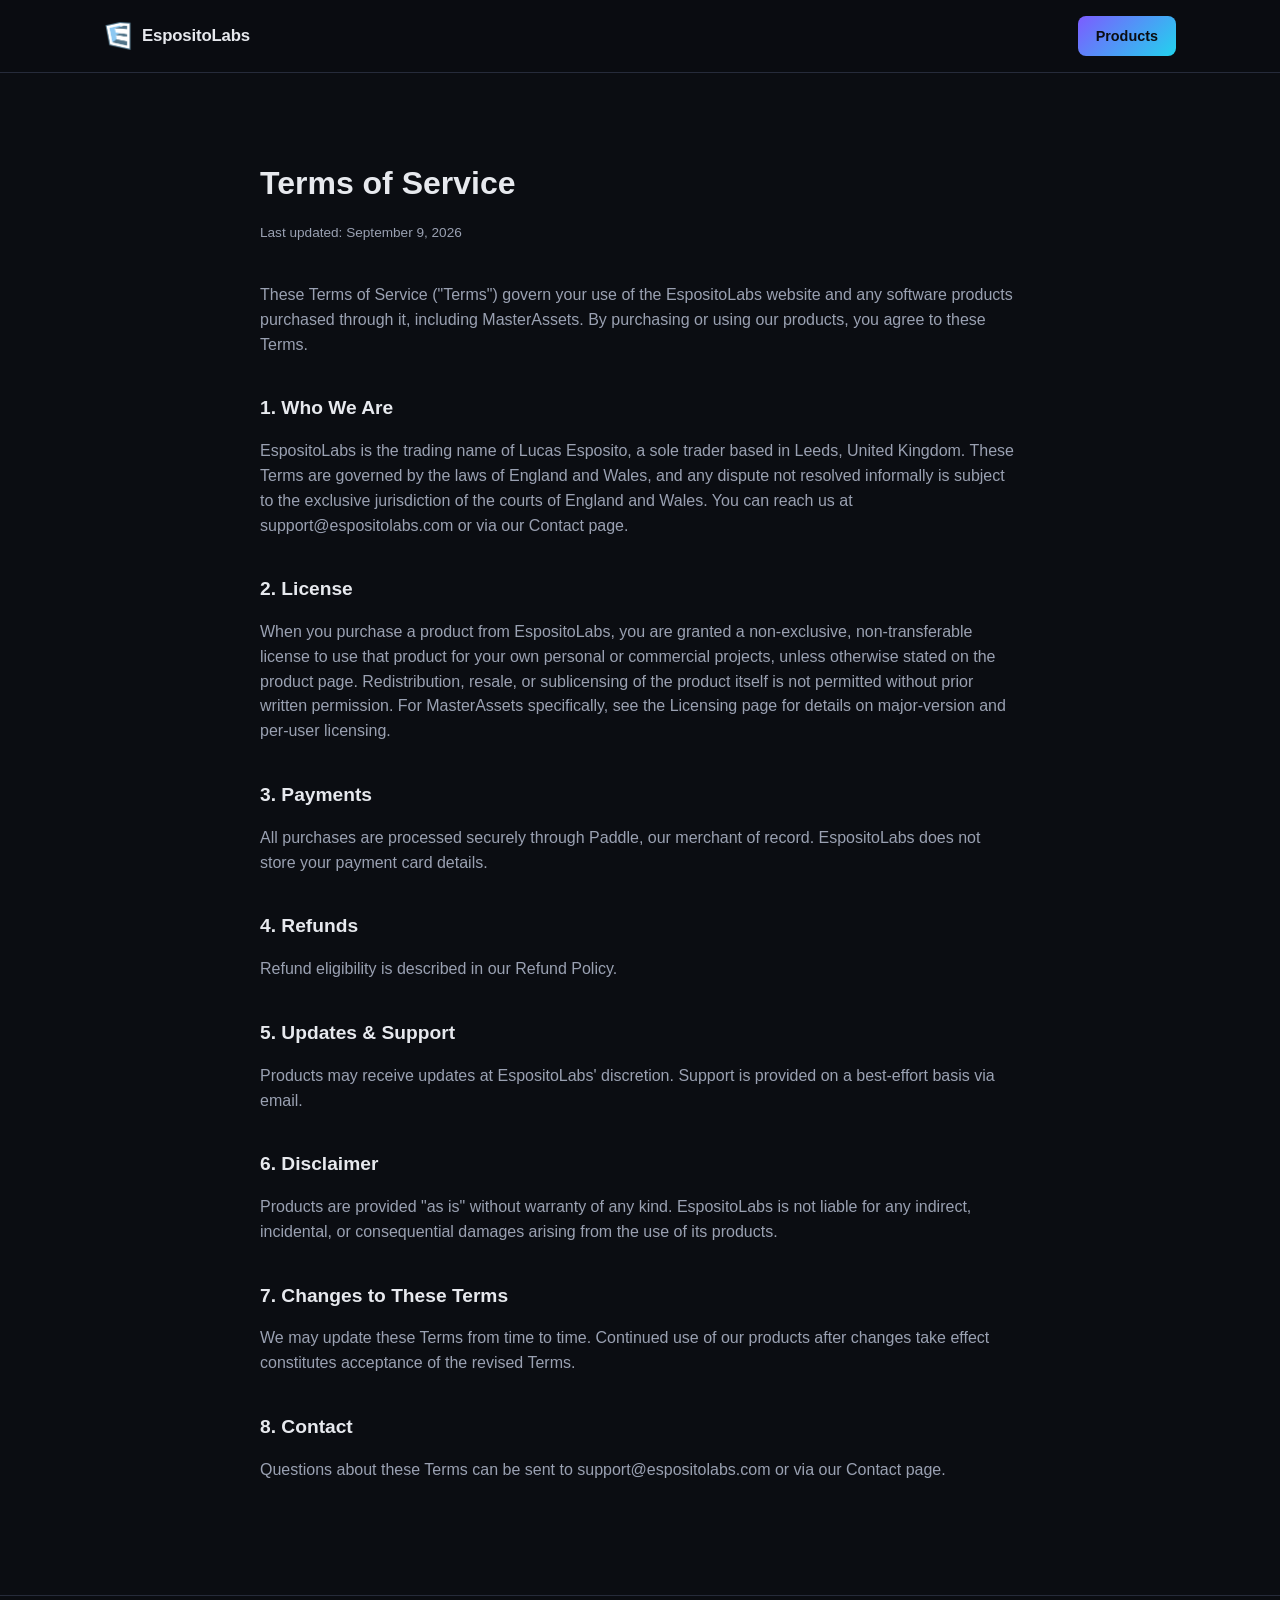
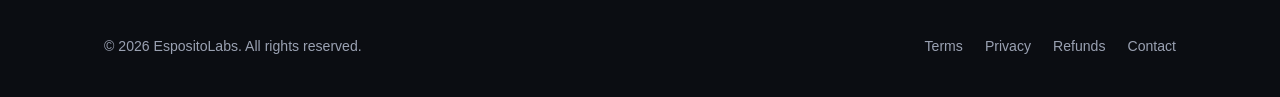
<file: legal/terms.html>
<!DOCTYPE html>
<html lang="en">
<head>
<meta charset="UTF-8">
<meta http-equiv="refresh" content="0; url=/legal/terms/">
<link rel="canonical" href="/legal/terms/">
<title>Terms of Service - EspositoLabs</title>
</head>
<body>
<p>This page has moved to <a href="/legal/terms/">/legal/terms/</a>.</p>
</body>
</html>
</file>
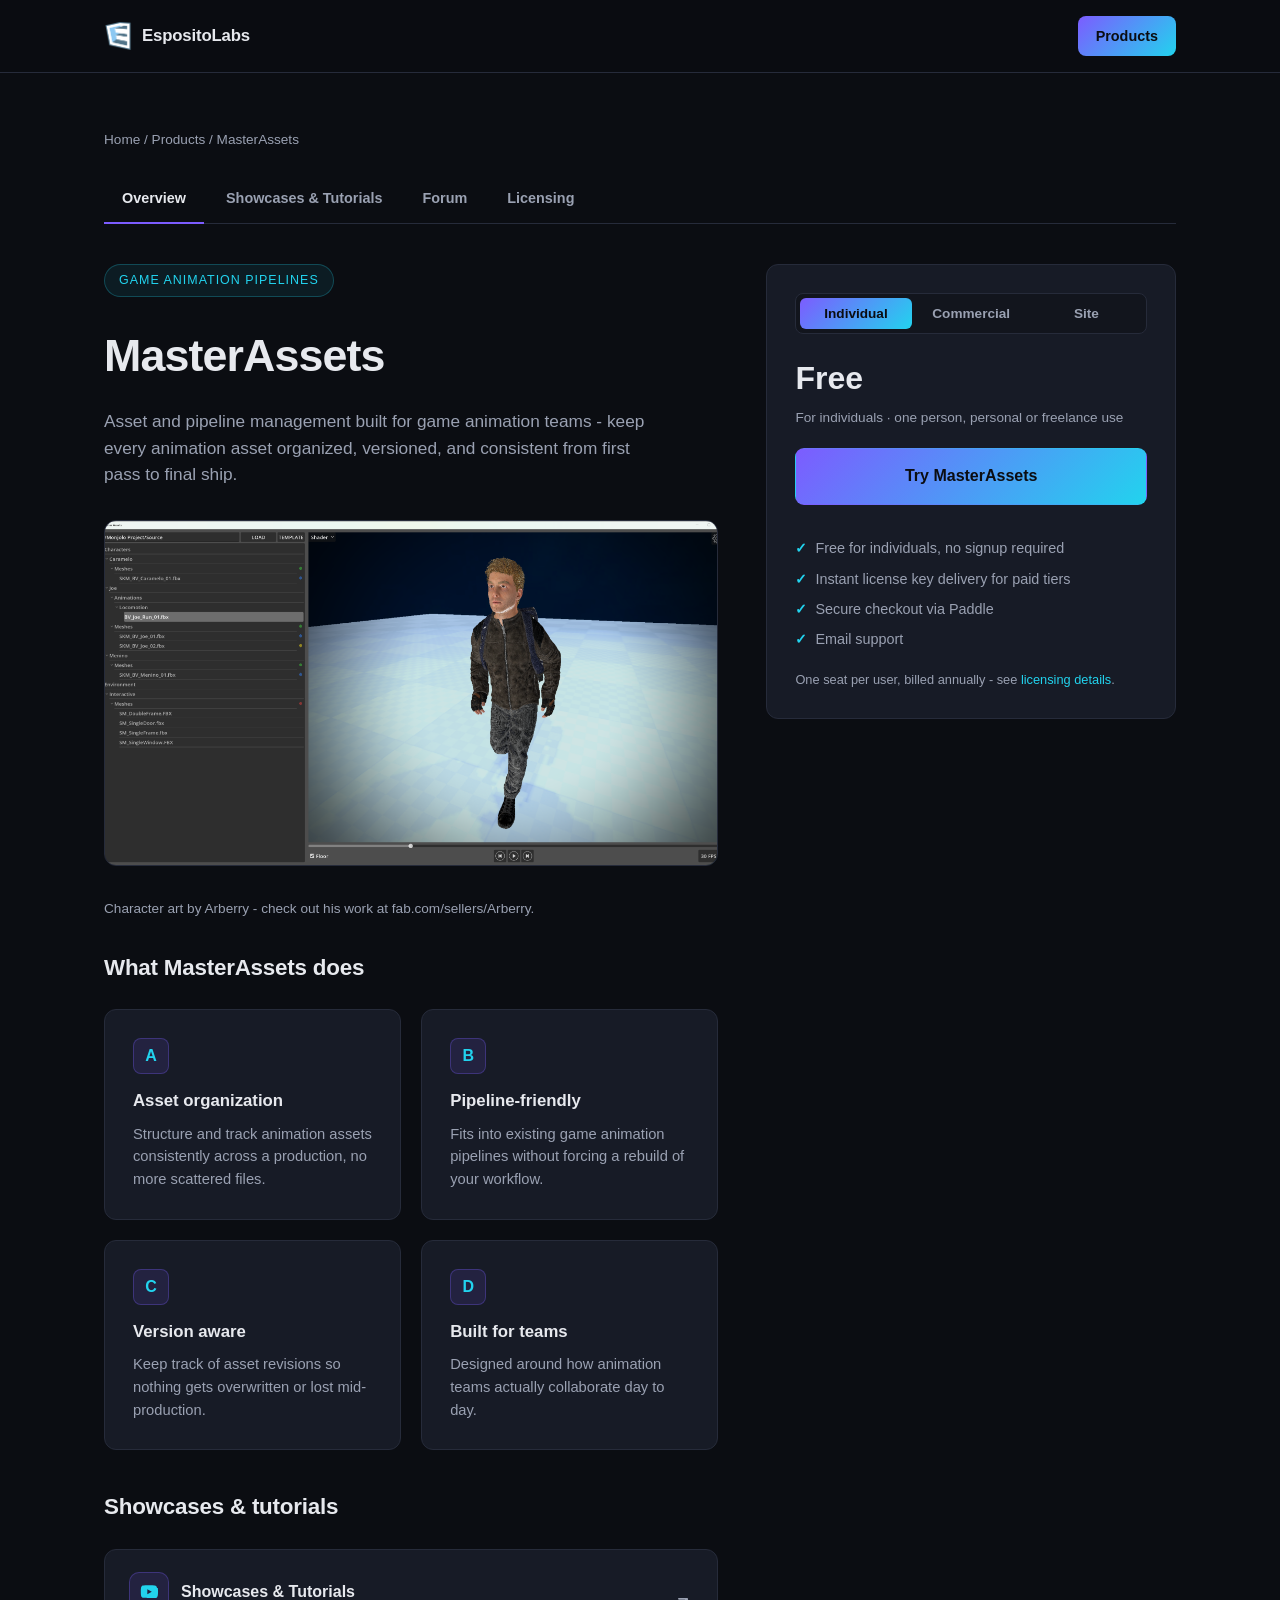
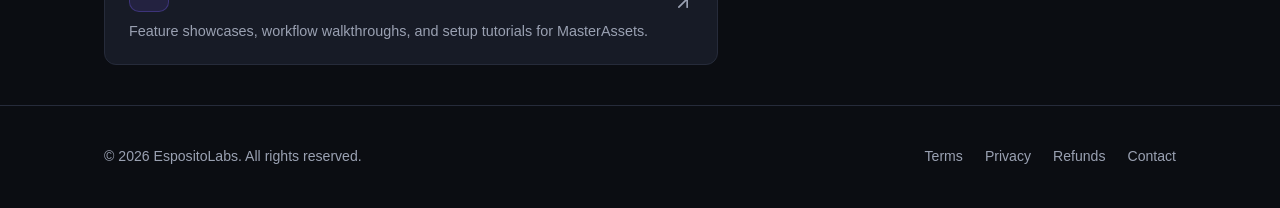
<file: products/masterassets.html>
<!DOCTYPE html>
<html lang="en">
<head>
<meta charset="UTF-8">
<meta http-equiv="refresh" content="0; url=/products/masterassets/">
<link rel="canonical" href="/products/masterassets/">
<title>MasterAssets - EspositoLabs</title>
</head>
<body>
<p>This page has moved to <a href="/products/masterassets/">/products/masterassets/</a>.</p>
</body>
</html>
</file>
<file: assets/css/style.css>
:root {
  --bg: #0b0d12;
  --bg-alt: #12151d;
  --surface: #171b26;
  --border: #262b3a;
  --text: #e7e9ee;
  --text-dim: #9aa1b2;
  --accent: #7c5cff;
  --accent-2: #22d3ee;
  --accent-grad: linear-gradient(135deg, var(--accent), var(--accent-2));
  --radius: 12px;
  --max-w: 1120px;
}

* {
  box-sizing: border-box;
}

html {
  scroll-behavior: smooth;
}

body {
  margin: 0;
  background: var(--bg);
  color: var(--text);
  font-family: -apple-system, BlinkMacSystemFont, "Segoe UI", Roboto, Helvetica, Arial, sans-serif;
  line-height: 1.55;
}

img {
  max-width: 100%;
  display: block;
}

a {
  color: inherit;
  text-decoration: none;
}

.container {
  width: 100%;
  max-width: var(--max-w);
  margin: 0 auto;
  padding: 0 24px;
}

code, .mono {
  font-family: "SFMono-Regular", Consolas, "Liberation Mono", Menlo, monospace;
}

/* Header */
.site-header {
  position: sticky;
  top: 0;
  z-index: 50;
  background: rgba(11, 13, 18, 0.85);
  backdrop-filter: blur(8px);
  border-bottom: 1px solid var(--border);
}

.nav {
  display: flex;
  align-items: center;
  justify-content: space-between;
  padding: 16px 24px;
}

.brand {
  display: flex;
  align-items: center;
  gap: 10px;
  font-weight: 700;
  font-size: 1.05rem;
  letter-spacing: -0.01em;
}

.brand-mark {
  width: 28px;
  height: 28px;
  background: url("/assets/img/esposito-logo.png") center / contain no-repeat;
  display: inline-block;
  flex-shrink: 0;
}

.nav-links {
  display: flex;
  align-items: center;
  gap: 28px;
  font-size: 0.92rem;
  color: var(--text-dim);
}

.nav-links a:hover {
  color: var(--text);
}

.nav-cta {
  padding: 9px 18px;
  border-radius: 8px;
  background: var(--accent-grad);
  color: #0b0d12;
  font-weight: 600;
  font-size: 0.9rem;
}

.nav-toggle {
  display: none;
  background: none;
  border: 1px solid var(--border);
  border-radius: 8px;
  color: var(--text);
  padding: 8px 10px;
  cursor: pointer;
}

/* Hero */
.hero {
  padding: 96px 0 72px;
  text-align: center;
  position: relative;
  overflow: hidden;
}

.hero::before {
  content: "";
  position: absolute;
  inset: -20% -10% auto -10%;
  height: 480px;
  background: radial-gradient(ellipse at center, rgba(124, 92, 255, 0.18), transparent 60%);
  pointer-events: none;
}

.eyebrow {
  display: inline-block;
  font-size: 0.78rem;
  letter-spacing: 0.08em;
  text-transform: uppercase;
  color: var(--accent-2);
  background: rgba(34, 211, 238, 0.08);
  border: 1px solid rgba(34, 211, 238, 0.25);
  padding: 6px 14px;
  border-radius: 999px;
  margin-bottom: 24px;
}

.hero h1 {
  font-size: clamp(2.2rem, 5vw, 3.4rem);
  line-height: 1.12;
  margin: 0 0 20px;
  letter-spacing: -0.02em;
}

.hero h1 span {
  background: var(--accent-grad);
  -webkit-background-clip: text;
  background-clip: text;
  color: transparent;
}

.hero p {
  max-width: 640px;
  margin: 0 auto 36px;
  color: var(--text-dim);
  font-size: 1.08rem;
}

.hero-actions {
  display: flex;
  gap: 14px;
  justify-content: center;
  flex-wrap: wrap;
}

/* Buttons */
.btn[hidden] {
  display: none;
}

.btn {
  display: inline-flex;
  align-items: center;
  justify-content: center;
  padding: 13px 26px;
  border-radius: 9px;
  font-weight: 600;
  font-size: 0.95rem;
  cursor: pointer;
  border: 1px solid transparent;
  transition: transform 0.15s ease, opacity 0.15s ease;
}

.btn:hover {
  transform: translateY(-1px);
}

.btn-primary {
  background: var(--accent-grad);
  color: #0b0d12;
}

.btn-secondary {
  background: var(--surface);
  border-color: var(--border);
  color: var(--text);
}

.btn-secondary:hover {
  border-color: var(--accent);
}

.btn-lg {
  padding: 15px 32px;
  font-size: 1rem;
}

/* Sections */
section {
  padding: 64px 0;
}

.section-head {
  text-align: center;
  max-width: 560px;
  margin: 0 auto 48px;
}

.section-head h2 {
  font-size: clamp(1.6rem, 3vw, 2.1rem);
  margin: 0 0 12px;
  letter-spacing: -0.01em;
}

.section-head p {
  color: var(--text-dim);
  margin: 0;
}

/* Product grid / card */
.product-grid {
  display: grid;
  grid-template-columns: repeat(auto-fit, minmax(280px, 1fr));
  gap: 24px;
}

.card {
  background: var(--surface);
  border: 1px solid var(--border);
  border-radius: var(--radius);
  padding: 28px;
  transition: border-color 0.15s ease, transform 0.15s ease;
}

.product-card {
  display: flex;
  flex-direction: column;
  gap: 14px;
}

.product-card:hover {
  border-color: var(--accent);
  transform: translateY(-2px);
}

.product-icon {
  width: 44px;
  height: 44px;
  border-radius: 10px;
  object-fit: contain;
  margin-bottom: 6px;
}

.product-card h3 {
  margin: 0;
  font-size: 1.2rem;
}

.product-card .tagline {
  color: var(--accent-2);
  font-size: 0.85rem;
  margin: -8px 0 0;
}

.product-card p.desc {
  color: var(--text-dim);
  margin: 0;
  font-size: 0.94rem;
  flex-grow: 1;
}

.price-row {
  display: flex;
  align-items: center;
  justify-content: space-between;
  margin-top: 8px;
}

.price {
  font-size: 1.3rem;
  font-weight: 700;
}

.price small {
  font-size: 0.75rem;
  color: var(--text-dim);
  font-weight: 400;
}

.coming-soon-card {
  display: flex;
  align-items: center;
  justify-content: center;
  border-style: dashed;
  color: var(--text-dim);
  font-size: 0.95rem;
  text-align: center;
  min-height: 160px;
}

/* Feature list */
.feature-grid {
  display: grid;
  grid-template-columns: repeat(auto-fit, minmax(240px, 1fr));
  gap: 20px;
}

.feature-grid .card h3 {
  margin: 0 0 8px;
  font-size: 1.05rem;
}

.feature-grid .card p {
  margin: 0;
  color: var(--text-dim);
  font-size: 0.92rem;
}

.feature-icon {
  width: 36px;
  height: 36px;
  border-radius: 8px;
  background: rgba(124, 92, 255, 0.12);
  border: 1px solid rgba(124, 92, 255, 0.3);
  display: flex;
  align-items: center;
  justify-content: center;
  margin-bottom: 14px;
  color: var(--accent-2);
  font-weight: 700;
}

/* Product detail page */
.product-hero {
  padding-top: 56px;
  padding-bottom: 40px;
}

.breadcrumb {
  font-size: 0.85rem;
  color: var(--text-dim);
  margin-bottom: 24px;
}

.breadcrumb a:hover {
  color: var(--text);
}

/* Product sub-nav tabs */
.product-tabs {
  display: flex;
  flex-wrap: wrap;
  gap: 4px;
  border-bottom: 1px solid var(--border);
  margin-bottom: 40px;
}

.product-tabs a {
  display: inline-flex;
  align-items: center;
  gap: 6px;
  padding: 12px 18px;
  font-size: 0.9rem;
  font-weight: 600;
  color: var(--text-dim);
  border-bottom: 2px solid transparent;
  transform: translateY(1px);
}

.product-tabs a:hover {
  color: var(--text);
}

.product-tabs a.active {
  color: var(--text);
  border-bottom-color: var(--accent);
}

.product-tabs a .ext-icon {
  width: 12px;
  height: 12px;
  opacity: 0.6;
  flex-shrink: 0;
}

/* Simple external link callout card (Forum, YouTube, etc.) */
.link-card {
  display: flex;
  align-items: center;
  justify-content: space-between;
  gap: 16px;
  background: var(--surface);
  border: 1px solid var(--border);
  border-radius: var(--radius);
  padding: 22px 24px;
  transition: border-color 0.15s ease, transform 0.15s ease;
}

.link-card:hover {
  border-color: var(--accent);
  transform: translateY(-2px);
}

.link-card .link-card-body {
  display: flex;
  flex-direction: column;
  gap: 4px;
}

.link-card .link-card-title {
  display: flex;
  align-items: center;
  gap: 12px;
  font-weight: 700;
  color: var(--text);
}

.link-card .link-card-icon {
  width: 40px;
  height: 40px;
  border-radius: 10px;
  background: rgba(124, 92, 255, 0.12);
  border: 1px solid rgba(124, 92, 255, 0.3);
  display: flex;
  align-items: center;
  justify-content: center;
  color: var(--accent-2);
  flex-shrink: 0;
}

.link-card .link-card-icon svg {
  width: 20px;
  height: 20px;
}

.link-card p {
  margin: 4px 0 0;
  color: var(--text-dim);
  font-size: 0.9rem;
}

.link-card .link-card-arrow {
  color: var(--text-dim);
  flex-shrink: 0;
}

.product-hero-grid {
  display: grid;
  grid-template-columns: 1.2fr 0.8fr;
  gap: 48px;
  align-items: start;
}

@media (max-width: 860px) {
  .product-hero-grid {
    grid-template-columns: 1fr;
  }
}

.buy-box {
  background: var(--surface);
  border: 1px solid var(--border);
  border-radius: var(--radius);
  padding: 28px;
  position: sticky;
  top: 96px;
}

.tier-toggle {
  display: flex;
  gap: 4px;
  background: var(--bg-alt);
  border: 1px solid var(--border);
  border-radius: 8px;
  padding: 4px;
  margin-bottom: 20px;
}

.tier-btn {
  flex: 1;
  border: none;
  background: transparent;
  color: var(--text-dim);
  font-weight: 600;
  font-size: 0.85rem;
  padding: 8px 10px;
  border-radius: 6px;
  cursor: pointer;
  transition: background 0.15s ease, color 0.15s ease;
}

.tier-btn:hover {
  color: var(--text);
}

.tier-btn.active {
  background: var(--accent-grad);
  color: #0b0d12;
}

.buy-box .price {
  font-size: 2rem;
  margin-bottom: 4px;
}

.buy-box .price-note {
  color: var(--text-dim);
  font-size: 0.85rem;
  margin-bottom: 20px;
}

.buy-box ul {
  list-style: none;
  padding: 0;
  margin: 20px 0;
  font-size: 0.9rem;
  color: var(--text-dim);
}

.buy-box li {
  display: flex;
  gap: 8px;
  margin-bottom: 8px;
}

.buy-box li::before {
  content: "✓";
  color: var(--accent-2);
  font-weight: 700;
}

.screenshot-placeholder {
  aspect-ratio: 16 / 9;
  border-radius: var(--radius);
  background: linear-gradient(135deg, rgba(124, 92, 255, 0.15), rgba(34, 211, 238, 0.1));
  border: 1px solid var(--border);
  display: flex;
  align-items: center;
  justify-content: center;
  color: var(--text-dim);
  font-size: 0.9rem;
  margin-bottom: 32px;
  overflow: hidden;
}

.screenshot-placeholder img {
  width: 100%;
  height: 100%;
  object-fit: cover;
}

.video-embed {
  aspect-ratio: 16 / 9;
  border-radius: var(--radius);
  border: 1px solid var(--border);
  overflow: hidden;
  margin-bottom: 32px;
}

.video-embed iframe {
  width: 100%;
  height: 100%;
  border: 0;
  display: block;
}

/* Footer */
.site-footer {
  border-top: 1px solid var(--border);
  padding: 40px 0;
  color: var(--text-dim);
  font-size: 0.88rem;
}

.footer-grid {
  display: flex;
  justify-content: space-between;
  align-items: center;
  flex-wrap: wrap;
  gap: 16px;
}

.footer-links {
  display: flex;
  gap: 22px;
  flex-wrap: wrap;
}

.footer-links a:hover {
  color: var(--text);
}

/* Simple page (legal) */
.doc {
  padding: 64px 0 96px;
  max-width: 760px;
  margin: 0 auto;
}

.doc h1 {
  margin-bottom: 8px;
}

.doc .updated {
  color: var(--text-dim);
  font-size: 0.85rem;
  margin-bottom: 40px;
}

.doc h2 {
  font-size: 1.2rem;
  margin-top: 36px;
}

.doc p, .doc li {
  color: var(--text-dim);
}

/* Responsive nav */
@media (max-width: 720px) {
  .nav-links {
    position: fixed;
    top: 64px;
    left: 0;
    right: 0;
    background: var(--bg-alt);
    border-bottom: 1px solid var(--border);
    flex-direction: column;
    align-items: flex-start;
    padding: 20px 24px;
    gap: 18px;
    display: none;
  }

  .nav-links.open {
    display: flex;
  }

  .nav-toggle {
    display: block;
  }
}
</file>
